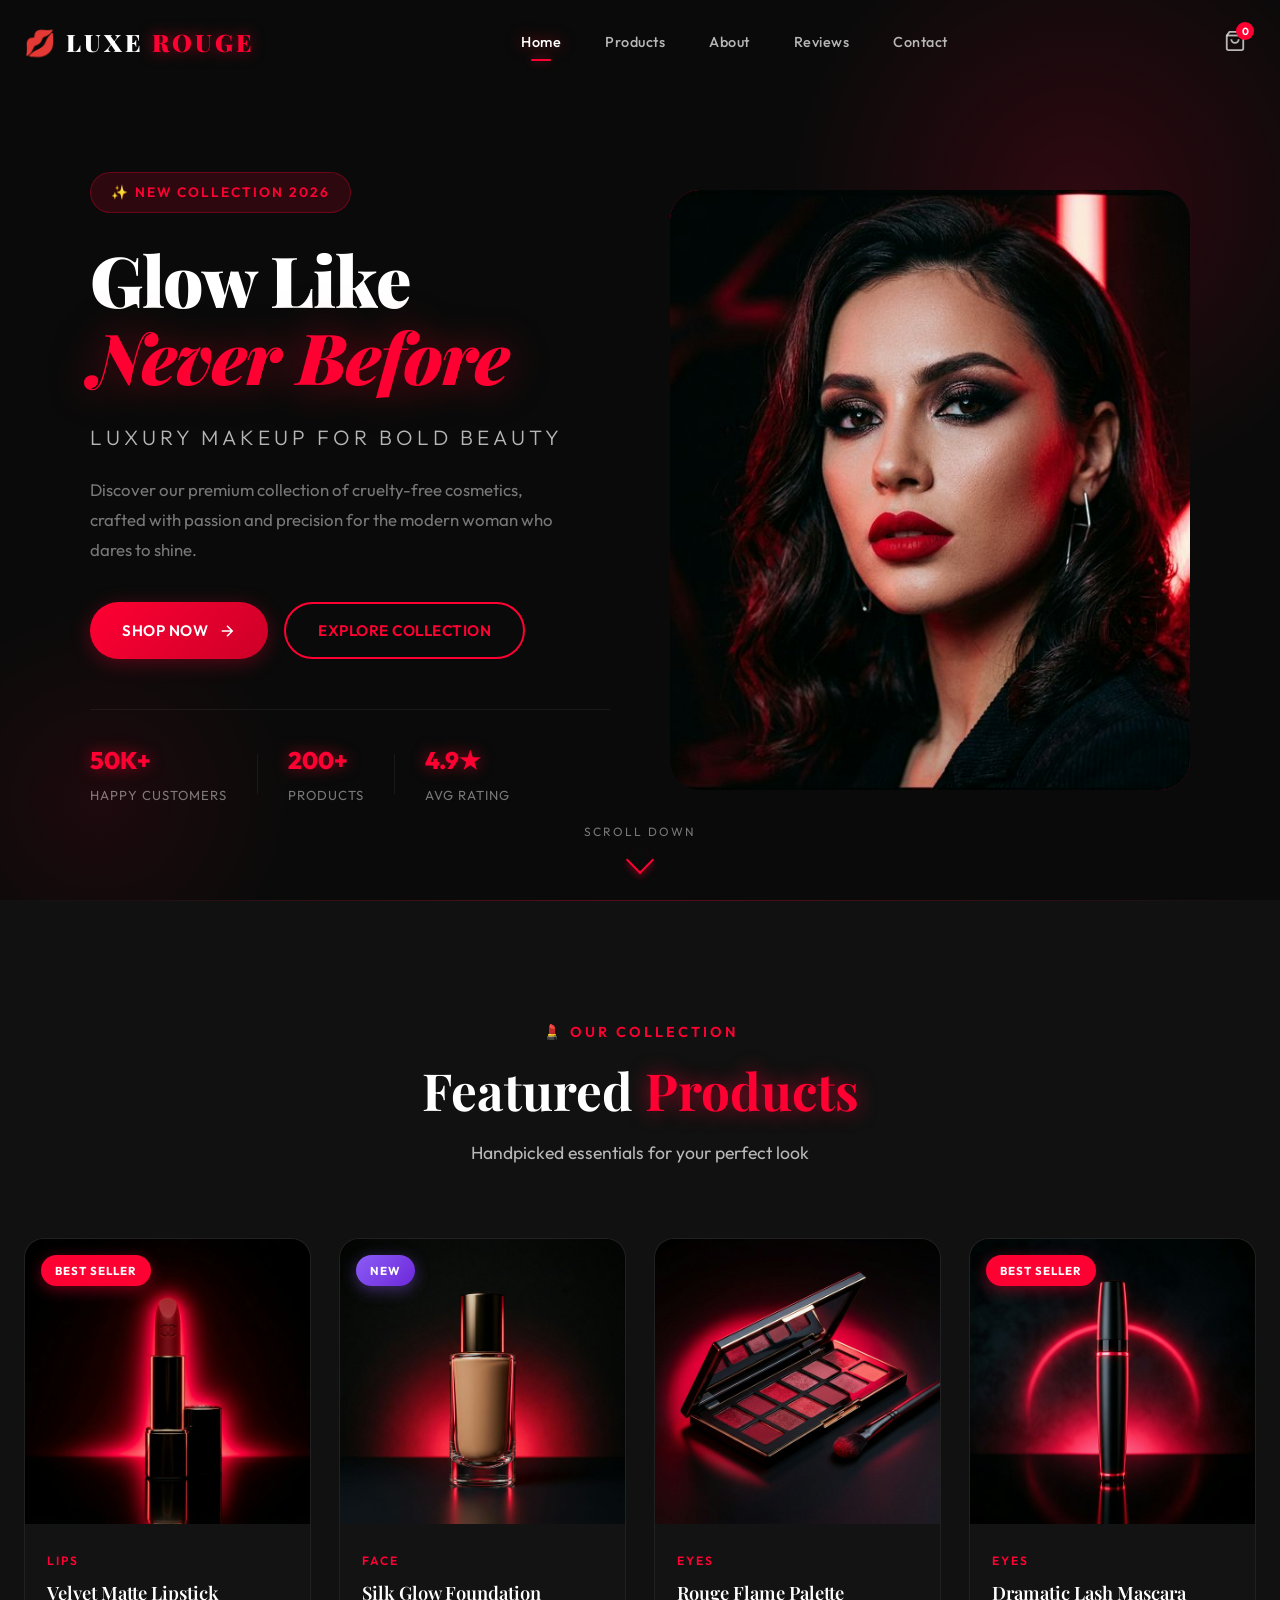
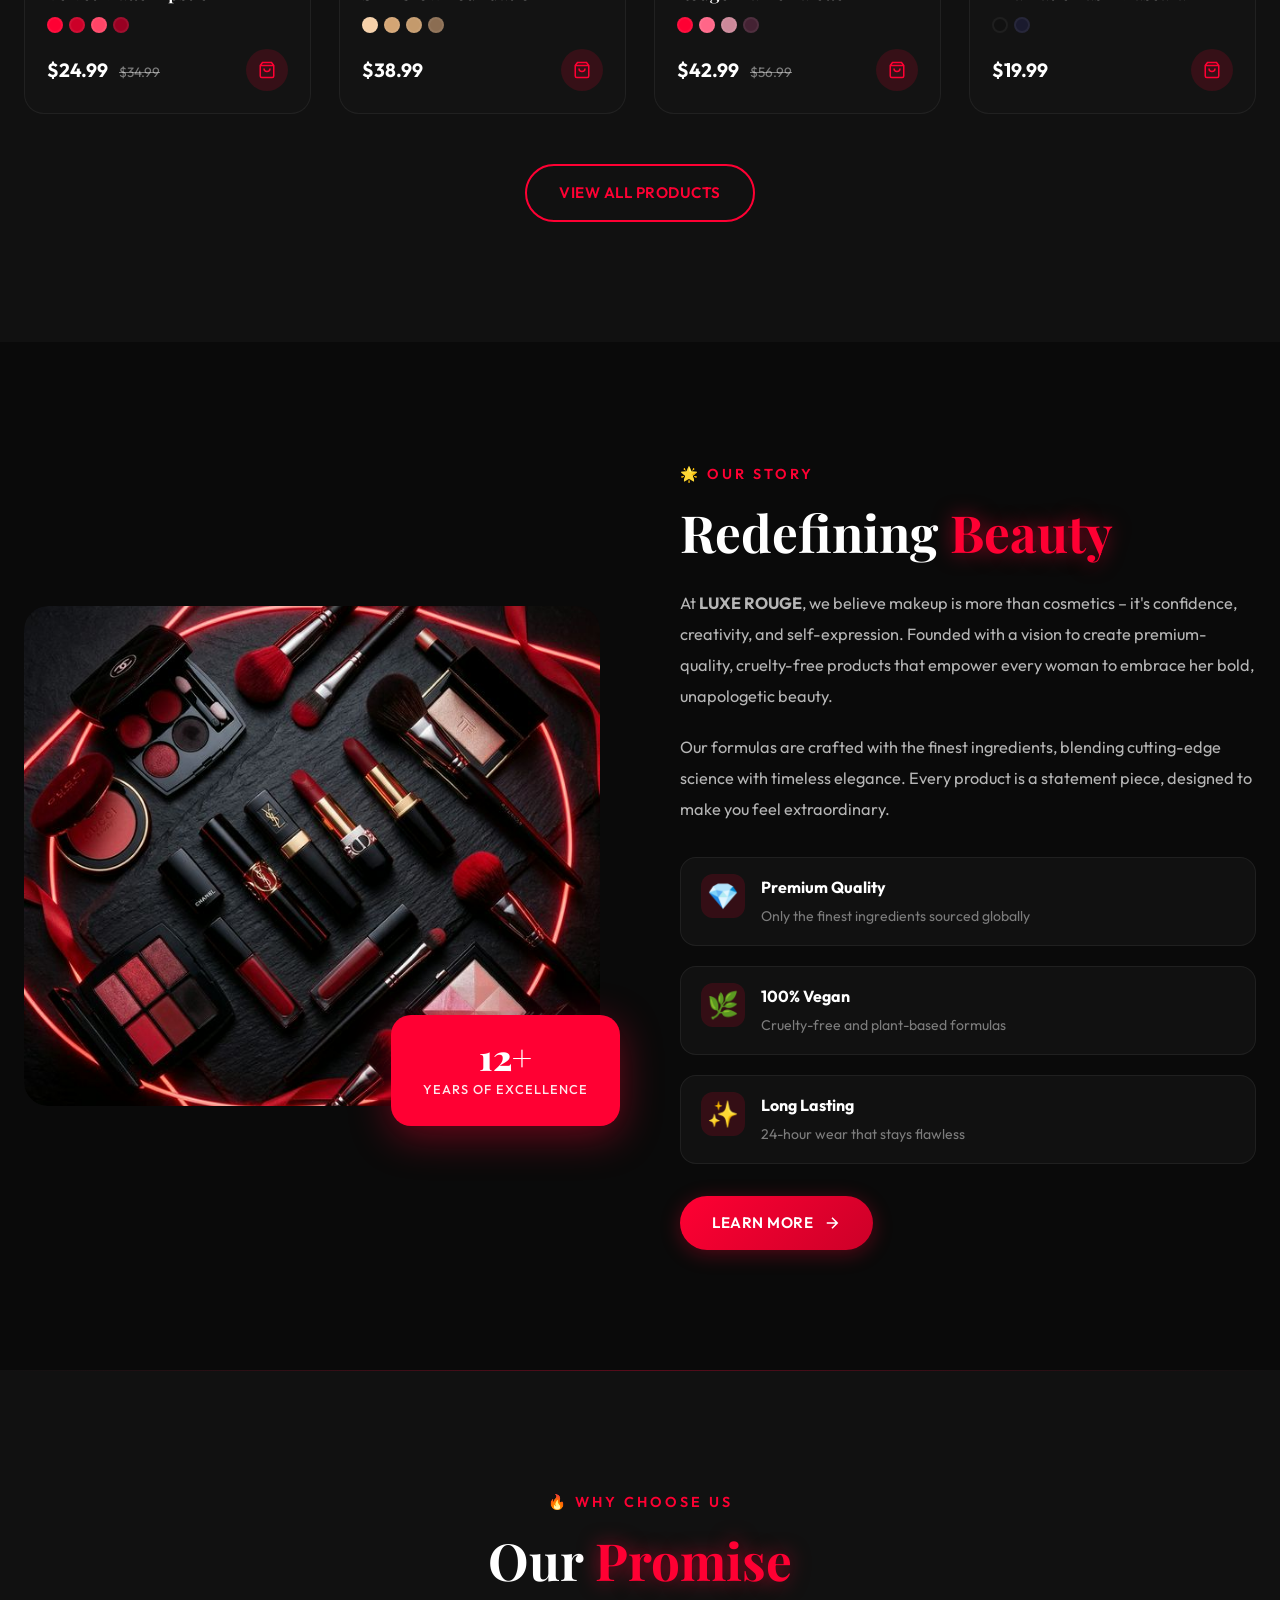
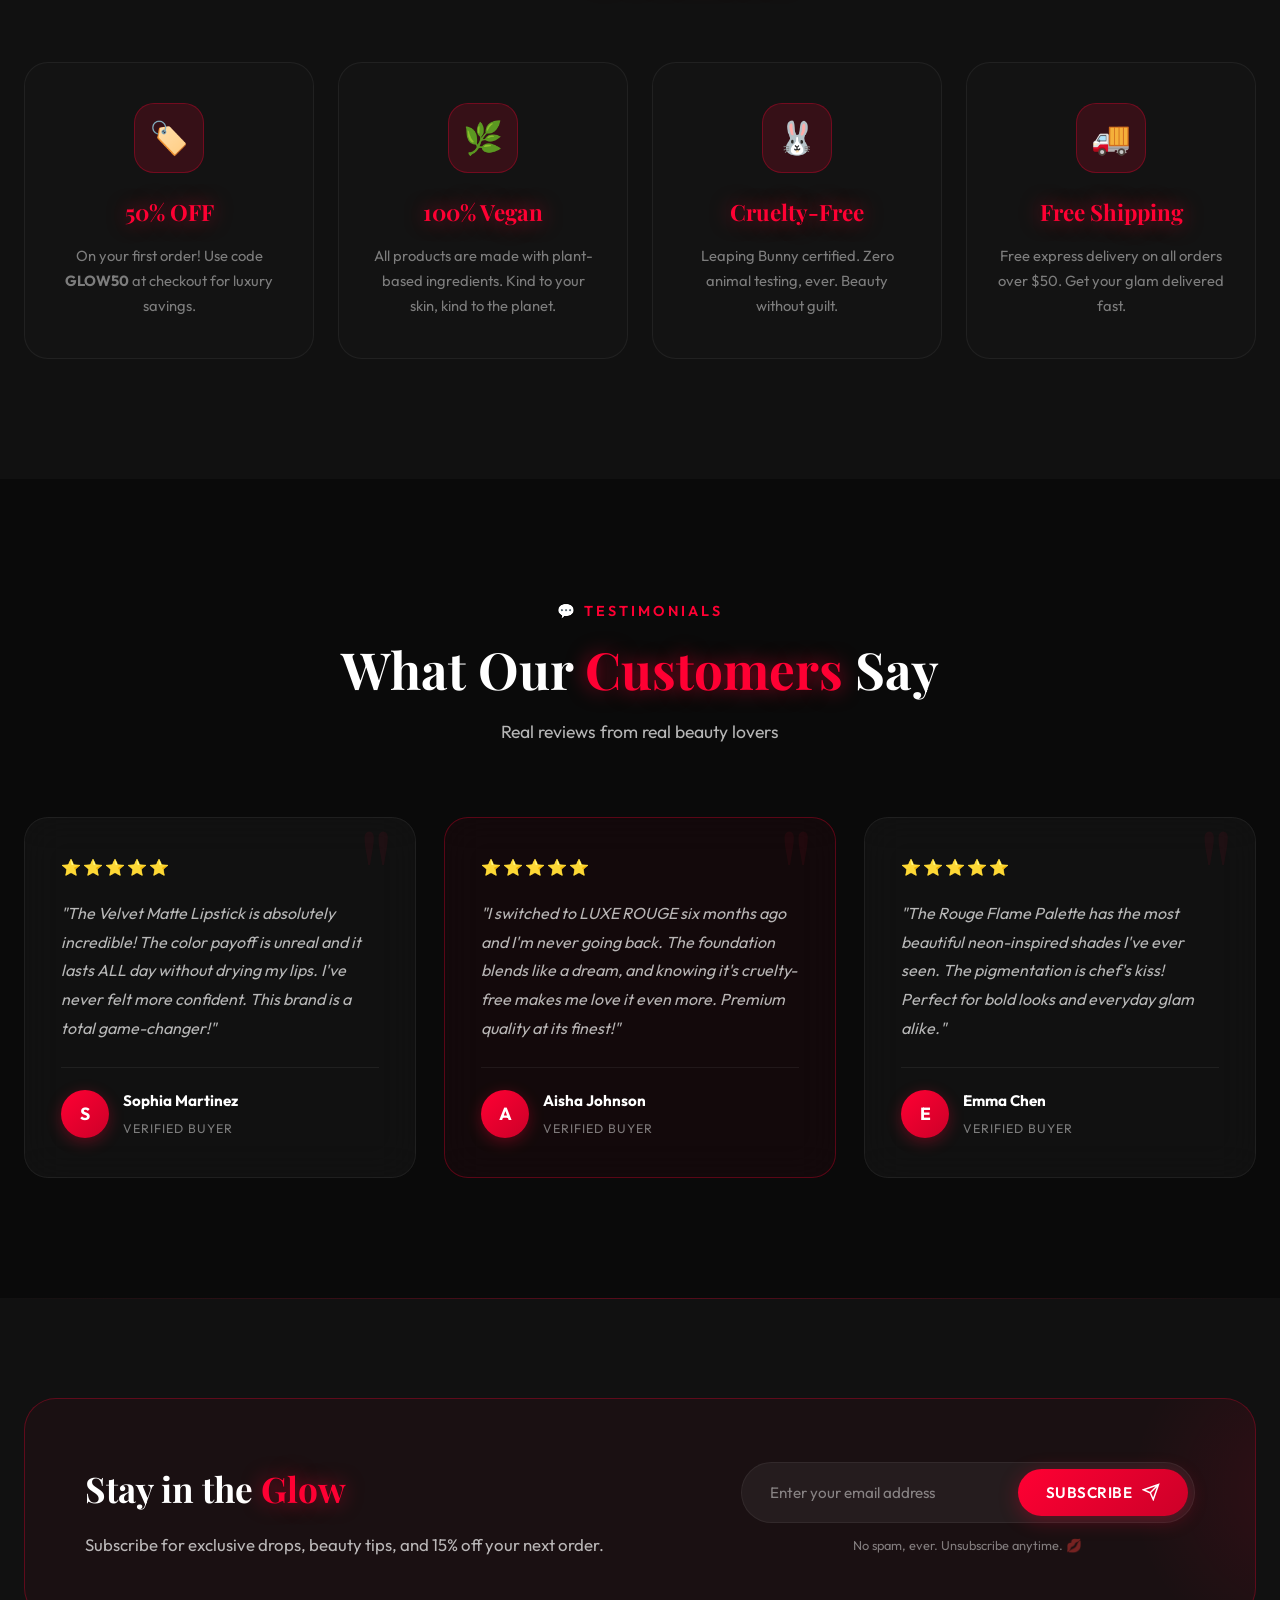
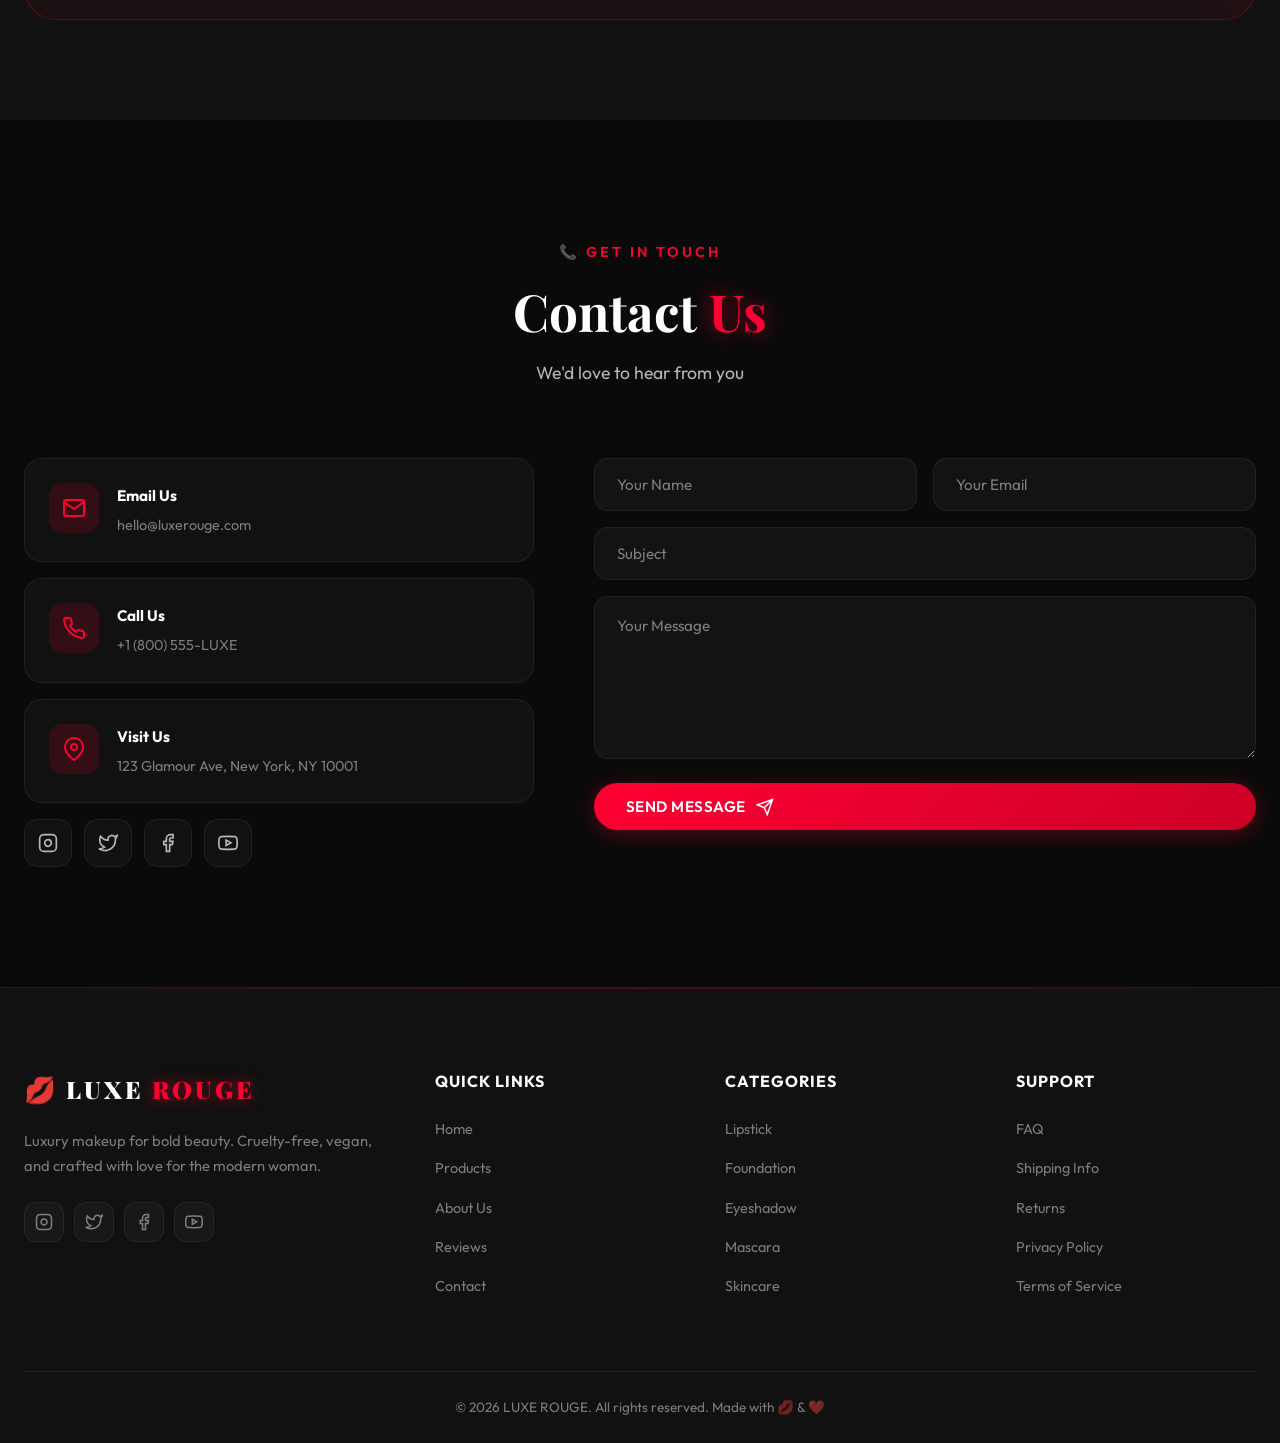
<file: makeup-landing/index.html>
<!DOCTYPE html>
<html lang="en">
<head>
    <meta charset="UTF-8">
    <meta name="viewport" content="width=device-width, initial-scale=1.0">
    <meta name="description" content="LUXE ROUGE - Premium luxury makeup brand. Bold, glamorous, cruelty-free cosmetics for the modern woman. Shop lipstick, foundation, eyeshadow and more.">
    <meta name="keywords" content="luxury makeup, neon red cosmetics, lipstick, foundation, eyeshadow, cruelty-free beauty">
    <title>LUXE ROUGE | Luxury Makeup – Glow Like Never Before</title>
    <link rel="preconnect" href="https://fonts.googleapis.com">
    <link rel="preconnect" href="https://fonts.gstatic.com" crossorigin>
    <link href="https://fonts.googleapis.com/css2?family=Outfit:wght@300;400;500;600;700;800;900&family=Playfair+Display:ital,wght@0,400;0,700;0,900;1,400;1,700&display=swap" rel="stylesheet">
    <link rel="stylesheet" href="style.css">
</head>
<body>

    <!-- ==================== HEADER / NAVBAR ==================== -->
    <header class="navbar" id="navbar">
        <div class="nav-container">
            <a href="#" class="logo">
                <span class="logo-icon">💋</span>
                <span class="logo-text">LUXE <span class="logo-accent">ROUGE</span></span>
            </a>
            <nav class="nav-links" id="nav-links">
                <a href="#home" class="nav-link active">Home</a>
                <a href="#products" class="nav-link">Products</a>
                <a href="#about" class="nav-link">About</a>
                <a href="#reviews" class="nav-link">Reviews</a>
                <a href="#contact" class="nav-link">Contact</a>
            </nav>
            <div class="nav-actions">
                <button class="nav-cart" id="nav-cart" aria-label="Shopping cart">
                    <svg width="22" height="22" viewBox="0 0 24 24" fill="none" stroke="currentColor" stroke-width="2"><path d="M6 2L3 6v14a2 2 0 002 2h14a2 2 0 002-2V6l-3-4z"/><line x1="3" y1="6" x2="21" y2="6"/><path d="M16 10a4 4 0 01-8 0"/></svg>
                    <span class="cart-badge">0</span>
                </button>
                <button class="hamburger" id="hamburger" aria-label="Toggle menu">
                    <span></span>
                    <span></span>
                    <span></span>
                </button>
            </div>
        </div>
    </header>

    <!-- ==================== HERO SECTION ==================== -->
    <section class="hero" id="home">
        <div class="hero-particles">
            <div class="particle"></div>
            <div class="particle"></div>
            <div class="particle"></div>
            <div class="particle"></div>
            <div class="particle"></div>
            <div class="particle"></div>
            <div class="particle"></div>
            <div class="particle"></div>
        </div>
        <div class="hero-gradient-orb"></div>
        <div class="hero-gradient-orb orb-2"></div>
        <div class="hero-container">
            <div class="hero-content">
                <p class="hero-tag">✨ NEW COLLECTION 2026</p>
                <h1 class="hero-title">
                    <span class="title-line">Glow Like</span>
                    <span class="title-line title-accent">Never Before</span>
                </h1>
                <p class="hero-subtitle">Luxury Makeup for Bold Beauty</p>
                <p class="hero-desc">Discover our premium collection of cruelty-free cosmetics, crafted with passion and precision for the modern woman who dares to shine.</p>
                <div class="hero-btns">
                    <a href="#products" class="btn btn-primary" id="btn-shop-now">
                        <span>Shop Now</span>
                        <svg width="18" height="18" viewBox="0 0 24 24" fill="none" stroke="currentColor" stroke-width="2"><path d="M5 12h14M12 5l7 7-7 7"/></svg>
                    </a>
                    <a href="#products" class="btn btn-outline" id="btn-explore">
                        <span>Explore Collection</span>
                    </a>
                </div>
                <div class="hero-stats">
                    <div class="stat">
                        <span class="stat-number">50K+</span>
                        <span class="stat-label">Happy Customers</span>
                    </div>
                    <div class="stat-divider"></div>
                    <div class="stat">
                        <span class="stat-number">200+</span>
                        <span class="stat-label">Products</span>
                    </div>
                    <div class="stat-divider"></div>
                    <div class="stat">
                        <span class="stat-number">4.9★</span>
                        <span class="stat-label">Avg Rating</span>
                    </div>
                </div>
            </div>
            <div class="hero-image">
                <div class="hero-img-wrapper">
                    <img src="images/hero.png" alt="Glamorous model with bold red makeup" loading="eager">
                    <div class="hero-img-glow"></div>
                </div>
            </div>
        </div>
        <div class="hero-scroll-indicator">
            <span>Scroll Down</span>
            <div class="scroll-arrow"></div>
        </div>
    </section>

    <!-- ==================== FEATURED PRODUCTS ==================== -->
    <section class="products" id="products">
        <div class="container">
            <div class="section-header">
                <p class="section-tag">💄 Our Collection</p>
                <h2 class="section-title">Featured <span class="text-accent">Products</span></h2>
                <p class="section-desc">Handpicked essentials for your perfect look</p>
            </div>
            <div class="products-grid">
                <!-- Product 1 -->
                <div class="product-card" id="product-1">
                    <div class="product-badge">Best Seller</div>
                    <div class="product-img-wrapper">
                        <img src="images/lipstick.png" alt="Velvet Matte Lipstick in bold red" loading="lazy">
                        <div class="product-overlay">
                            <button class="quick-view-btn">Quick View</button>
                        </div>
                    </div>
                    <div class="product-info">
                        <span class="product-category">Lips</span>
                        <h3 class="product-name">Velvet Matte Lipstick</h3>
                        <div class="product-colors">
                            <span class="color-dot" style="background:#ff0033"></span>
                            <span class="color-dot" style="background:#cc0028"></span>
                            <span class="color-dot" style="background:#ff4466"></span>
                            <span class="color-dot" style="background:#990022"></span>
                        </div>
                        <div class="product-bottom">
                            <div class="product-price">
                                <span class="price-current">$24.99</span>
                                <span class="price-old">$34.99</span>
                            </div>
                            <button class="btn-add-cart" aria-label="Add Velvet Matte Lipstick to cart">
                                <svg width="18" height="18" viewBox="0 0 24 24" fill="none" stroke="currentColor" stroke-width="2"><path d="M6 2L3 6v14a2 2 0 002 2h14a2 2 0 002-2V6l-3-4z"/><line x1="3" y1="6" x2="21" y2="6"/><path d="M16 10a4 4 0 01-8 0"/></svg>
                            </button>
                        </div>
                    </div>
                </div>
                <!-- Product 2 -->
                <div class="product-card" id="product-2">
                    <div class="product-badge new-badge">New</div>
                    <div class="product-img-wrapper">
                        <img src="images/foundation.png" alt="Silk Glow Foundation in glass bottle" loading="lazy">
                        <div class="product-overlay">
                            <button class="quick-view-btn">Quick View</button>
                        </div>
                    </div>
                    <div class="product-info">
                        <span class="product-category">Face</span>
                        <h3 class="product-name">Silk Glow Foundation</h3>
                        <div class="product-colors">
                            <span class="color-dot" style="background:#f5d0a9"></span>
                            <span class="color-dot" style="background:#d4a574"></span>
                            <span class="color-dot" style="background:#c49a6c"></span>
                            <span class="color-dot" style="background:#8b6d52"></span>
                        </div>
                        <div class="product-bottom">
                            <div class="product-price">
                                <span class="price-current">$38.99</span>
                            </div>
                            <button class="btn-add-cart" aria-label="Add Silk Glow Foundation to cart">
                                <svg width="18" height="18" viewBox="0 0 24 24" fill="none" stroke="currentColor" stroke-width="2"><path d="M6 2L3 6v14a2 2 0 002 2h14a2 2 0 002-2V6l-3-4z"/><line x1="3" y1="6" x2="21" y2="6"/><path d="M16 10a4 4 0 01-8 0"/></svg>
                            </button>
                        </div>
                    </div>
                </div>
                <!-- Product 3 -->
                <div class="product-card" id="product-3">
                    <div class="product-img-wrapper">
                        <img src="images/eyeshadow.png" alt="Rouge Flame Eyeshadow Palette" loading="lazy">
                        <div class="product-overlay">
                            <button class="quick-view-btn">Quick View</button>
                        </div>
                    </div>
                    <div class="product-info">
                        <span class="product-category">Eyes</span>
                        <h3 class="product-name">Rouge Flame Palette</h3>
                        <div class="product-colors">
                            <span class="color-dot" style="background:#ff0033"></span>
                            <span class="color-dot" style="background:#ff6688"></span>
                            <span class="color-dot" style="background:#cc8899"></span>
                            <span class="color-dot" style="background:#442233"></span>
                        </div>
                        <div class="product-bottom">
                            <div class="product-price">
                                <span class="price-current">$42.99</span>
                                <span class="price-old">$56.99</span>
                            </div>
                            <button class="btn-add-cart" aria-label="Add Rouge Flame Palette to cart">
                                <svg width="18" height="18" viewBox="0 0 24 24" fill="none" stroke="currentColor" stroke-width="2"><path d="M6 2L3 6v14a2 2 0 002 2h14a2 2 0 002-2V6l-3-4z"/><line x1="3" y1="6" x2="21" y2="6"/><path d="M16 10a4 4 0 01-8 0"/></svg>
                            </button>
                        </div>
                    </div>
                </div>
                <!-- Product 4 -->
                <div class="product-card" id="product-4">
                    <div class="product-badge">Best Seller</div>
                    <div class="product-img-wrapper">
                        <img src="images/mascara.png" alt="Dramatic Lash Mascara in sleek tube" loading="lazy">
                        <div class="product-overlay">
                            <button class="quick-view-btn">Quick View</button>
                        </div>
                    </div>
                    <div class="product-info">
                        <span class="product-category">Eyes</span>
                        <h3 class="product-name">Dramatic Lash Mascara</h3>
                        <div class="product-colors">
                            <span class="color-dot" style="background:#111"></span>
                            <span class="color-dot" style="background:#1a1a2e"></span>
                        </div>
                        <div class="product-bottom">
                            <div class="product-price">
                                <span class="price-current">$19.99</span>
                            </div>
                            <button class="btn-add-cart" aria-label="Add Dramatic Lash Mascara to cart">
                                <svg width="18" height="18" viewBox="0 0 24 24" fill="none" stroke="currentColor" stroke-width="2"><path d="M6 2L3 6v14a2 2 0 002 2h14a2 2 0 002-2V6l-3-4z"/><line x1="3" y1="6" x2="21" y2="6"/><path d="M16 10a4 4 0 01-8 0"/></svg>
                            </button>
                        </div>
                    </div>
                </div>
            </div>
            <div class="products-cta">
                <a href="#" class="btn btn-outline" id="btn-view-all">View All Products</a>
            </div>
        </div>
    </section>

    <!-- ==================== ABOUT BRAND ==================== -->
    <section class="about" id="about">
        <div class="container">
            <div class="about-grid">
                <div class="about-image">
                    <div class="about-img-wrapper">
                        <img src="images/about.png" alt="Luxe Rouge makeup product collection" loading="lazy">
                        <div class="about-img-decoration"></div>
                    </div>
                    <div class="about-experience">
                        <span class="exp-number">12+</span>
                        <span class="exp-text">Years of Excellence</span>
                    </div>
                </div>
                <div class="about-content">
                    <p class="section-tag">🌟 Our Story</p>
                    <h2 class="section-title">Redefining <span class="text-accent">Beauty</span></h2>
                    <p class="about-text">At <strong>LUXE ROUGE</strong>, we believe makeup is more than cosmetics – it's confidence, creativity, and self-expression. Founded with a vision to create premium-quality, cruelty-free products that empower every woman to embrace her bold, unapologetic beauty.</p>
                    <p class="about-text">Our formulas are crafted with the finest ingredients, blending cutting-edge science with timeless elegance. Every product is a statement piece, designed to make you feel extraordinary.</p>
                    <div class="about-features">
                        <div class="about-feature">
                            <div class="feature-icon">💎</div>
                            <div>
                                <h4>Premium Quality</h4>
                                <p>Only the finest ingredients sourced globally</p>
                            </div>
                        </div>
                        <div class="about-feature">
                            <div class="feature-icon">🌿</div>
                            <div>
                                <h4>100% Vegan</h4>
                                <p>Cruelty-free and plant-based formulas</p>
                            </div>
                        </div>
                        <div class="about-feature">
                            <div class="feature-icon">✨</div>
                            <div>
                                <h4>Long Lasting</h4>
                                <p>24-hour wear that stays flawless</p>
                            </div>
                        </div>
                    </div>
                    <a href="#" class="btn btn-primary" id="btn-learn-more">
                        <span>Learn More</span>
                        <svg width="18" height="18" viewBox="0 0 24 24" fill="none" stroke="currentColor" stroke-width="2"><path d="M5 12h14M12 5l7 7-7 7"/></svg>
                    </a>
                </div>
            </div>
        </div>
    </section>

    <!-- ==================== OFFERS / HIGHLIGHTS ==================== -->
    <section class="offers" id="offers">
        <div class="container">
            <div class="section-header">
                <p class="section-tag">🔥 Why Choose Us</p>
                <h2 class="section-title">Our <span class="text-accent">Promise</span></h2>
            </div>
            <div class="offers-grid">
                <div class="offer-card" id="offer-1">
                    <div class="offer-icon-wrapper">
                        <div class="offer-icon">🏷️</div>
                    </div>
                    <h3 class="offer-title">50% OFF</h3>
                    <p class="offer-desc">On your first order! Use code <strong>GLOW50</strong> at checkout for luxury savings.</p>
                    <div class="offer-glow"></div>
                </div>
                <div class="offer-card" id="offer-2">
                    <div class="offer-icon-wrapper">
                        <div class="offer-icon">🌿</div>
                    </div>
                    <h3 class="offer-title">100% Vegan</h3>
                    <p class="offer-desc">All products are made with plant-based ingredients. Kind to your skin, kind to the planet.</p>
                    <div class="offer-glow"></div>
                </div>
                <div class="offer-card" id="offer-3">
                    <div class="offer-icon-wrapper">
                        <div class="offer-icon">🐰</div>
                    </div>
                    <h3 class="offer-title">Cruelty-Free</h3>
                    <p class="offer-desc">Leaping Bunny certified. Zero animal testing, ever. Beauty without guilt.</p>
                    <div class="offer-glow"></div>
                </div>
                <div class="offer-card" id="offer-4">
                    <div class="offer-icon-wrapper">
                        <div class="offer-icon">🚚</div>
                    </div>
                    <h3 class="offer-title">Free Shipping</h3>
                    <p class="offer-desc">Free express delivery on all orders over $50. Get your glam delivered fast.</p>
                    <div class="offer-glow"></div>
                </div>
            </div>
        </div>
    </section>

    <!-- ==================== CUSTOMER REVIEWS ==================== -->
    <section class="reviews" id="reviews">
        <div class="container">
            <div class="section-header">
                <p class="section-tag">💬 Testimonials</p>
                <h2 class="section-title">What Our <span class="text-accent">Customers</span> Say</h2>
                <p class="section-desc">Real reviews from real beauty lovers</p>
            </div>
            <div class="reviews-grid">
                <div class="review-card" id="review-1">
                    <div class="review-stars">⭐⭐⭐⭐⭐</div>
                    <p class="review-text">"The Velvet Matte Lipstick is absolutely incredible! The color payoff is unreal and it lasts ALL day without drying my lips. I've never felt more confident. This brand is a total game-changer!"</p>
                    <div class="review-author">
                        <div class="author-avatar">S</div>
                        <div class="author-info">
                            <h4>Sophia Martinez</h4>
                            <span>Verified Buyer</span>
                        </div>
                    </div>
                </div>
                <div class="review-card featured-review" id="review-2">
                    <div class="review-stars">⭐⭐⭐⭐⭐</div>
                    <p class="review-text">"I switched to LUXE ROUGE six months ago and I'm never going back. The foundation blends like a dream, and knowing it's cruelty-free makes me love it even more. Premium quality at its finest!"</p>
                    <div class="review-author">
                        <div class="author-avatar">A</div>
                        <div class="author-info">
                            <h4>Aisha Johnson</h4>
                            <span>Verified Buyer</span>
                        </div>
                    </div>
                </div>
                <div class="review-card" id="review-3">
                    <div class="review-stars">⭐⭐⭐⭐⭐</div>
                    <p class="review-text">"The Rouge Flame Palette has the most beautiful neon-inspired shades I've ever seen. The pigmentation is chef's kiss! Perfect for bold looks and everyday glam alike."</p>
                    <div class="review-author">
                        <div class="author-avatar">E</div>
                        <div class="author-info">
                            <h4>Emma Chen</h4>
                            <span>Verified Buyer</span>
                        </div>
                    </div>
                </div>
            </div>
        </div>
    </section>

    <!-- ==================== NEWSLETTER ==================== -->
    <section class="newsletter" id="newsletter">
        <div class="container">
            <div class="newsletter-wrapper">
                <div class="newsletter-content">
                    <h2 class="newsletter-title">Stay in the <span class="text-accent">Glow</span></h2>
                    <p class="newsletter-desc">Subscribe for exclusive drops, beauty tips, and 15% off your next order.</p>
                </div>
                <form class="newsletter-form" id="newsletter-form">
                    <div class="input-wrapper">
                        <input type="email" placeholder="Enter your email address" class="newsletter-input" id="newsletter-email" required aria-label="Email address for newsletter">
                        <button type="submit" class="btn btn-primary newsletter-btn" id="btn-subscribe">
                            <span>Subscribe</span>
                            <svg width="18" height="18" viewBox="0 0 24 24" fill="none" stroke="currentColor" stroke-width="2"><path d="M22 2L11 13M22 2l-7 20-4-9-9-4 20-7z"/></svg>
                        </button>
                    </div>
                    <p class="newsletter-note">No spam, ever. Unsubscribe anytime. 💋</p>
                </form>
            </div>
        </div>
    </section>

    <!-- ==================== CONTACT ==================== -->
    <section class="contact" id="contact">
        <div class="container">
            <div class="section-header">
                <p class="section-tag">📞 Get in Touch</p>
                <h2 class="section-title">Contact <span class="text-accent">Us</span></h2>
                <p class="section-desc">We'd love to hear from you</p>
            </div>
            <div class="contact-grid">
                <div class="contact-info">
                    <div class="contact-item" id="contact-email">
                        <div class="contact-icon">
                            <svg width="24" height="24" viewBox="0 0 24 24" fill="none" stroke="currentColor" stroke-width="2"><path d="M4 4h16c1.1 0 2 .9 2 2v12c0 1.1-.9 2-2 2H4c-1.1 0-2-.9-2-2V6c0-1.1.9-2 2-2z"/><polyline points="22,6 12,13 2,6"/></svg>
                        </div>
                        <div>
                            <h4>Email Us</h4>
                            <p>hello@luxerouge.com</p>
                        </div>
                    </div>
                    <div class="contact-item" id="contact-phone">
                        <div class="contact-icon">
                            <svg width="24" height="24" viewBox="0 0 24 24" fill="none" stroke="currentColor" stroke-width="2"><path d="M22 16.92v3a2 2 0 01-2.18 2 19.79 19.79 0 01-8.63-3.07 19.5 19.5 0 01-6-6 19.79 19.79 0 01-3.07-8.67A2 2 0 014.11 2h3a2 2 0 012 1.72c.127.96.361 1.903.7 2.81a2 2 0 01-.45 2.11L8.09 9.91a16 16 0 006 6l1.27-1.27a2 2 0 012.11-.45c.907.339 1.85.573 2.81.7A2 2 0 0122 16.92z"/></svg>
                        </div>
                        <div>
                            <h4>Call Us</h4>
                            <p>+1 (800) 555-LUXE</p>
                        </div>
                    </div>
                    <div class="contact-item" id="contact-address">
                        <div class="contact-icon">
                            <svg width="24" height="24" viewBox="0 0 24 24" fill="none" stroke="currentColor" stroke-width="2"><path d="M21 10c0 7-9 13-9 13s-9-6-9-13a9 9 0 0118 0z"/><circle cx="12" cy="10" r="3"/></svg>
                        </div>
                        <div>
                            <h4>Visit Us</h4>
                            <p>123 Glamour Ave, New York, NY 10001</p>
                        </div>
                    </div>
                    <div class="contact-socials">
                        <a href="#" class="social-link" id="social-instagram" aria-label="Instagram">
                            <svg width="20" height="20" viewBox="0 0 24 24" fill="none" stroke="currentColor" stroke-width="2"><rect x="2" y="2" width="20" height="20" rx="5" ry="5"/><path d="M16 11.37A4 4 0 1112.63 8 4 4 0 0116 11.37z"/><line x1="17.5" y1="6.5" x2="17.51" y2="6.5"/></svg>
                        </a>
                        <a href="#" class="social-link" id="social-twitter" aria-label="Twitter">
                            <svg width="20" height="20" viewBox="0 0 24 24" fill="none" stroke="currentColor" stroke-width="2"><path d="M23 3a10.9 10.9 0 01-3.14 1.53 4.48 4.48 0 00-7.86 3v1A10.66 10.66 0 013 4s-4 9 5 13a11.64 11.64 0 01-7 2c9 5 20 0 20-11.5a4.5 4.5 0 00-.08-.83A7.72 7.72 0 0023 3z"/></svg>
                        </a>
                        <a href="#" class="social-link" id="social-facebook" aria-label="Facebook">
                            <svg width="20" height="20" viewBox="0 0 24 24" fill="none" stroke="currentColor" stroke-width="2"><path d="M18 2h-3a5 5 0 00-5 5v3H7v4h3v8h4v-8h3l1-4h-4V7a1 1 0 011-1h3z"/></svg>
                        </a>
                        <a href="#" class="social-link" id="social-youtube" aria-label="YouTube">
                            <svg width="20" height="20" viewBox="0 0 24 24" fill="none" stroke="currentColor" stroke-width="2"><path d="M22.54 6.42a2.78 2.78 0 00-1.94-2C18.88 4 12 4 12 4s-6.88 0-8.6.46a2.78 2.78 0 00-1.94 2A29 29 0 001 11.75a29 29 0 00.46 5.33A2.78 2.78 0 003.4 19.1c1.72.46 8.6.46 8.6.46s6.88 0 8.6-.46a2.78 2.78 0 001.94-2 29 29 0 00.46-5.25 29 29 0 00-.46-5.43z"/><polygon points="9.75 15.02 15.5 11.75 9.75 8.48 9.75 15.02"/></svg>
                        </a>
                    </div>
                </div>
                <form class="contact-form" id="contact-form">
                    <div class="form-row">
                        <div class="form-group">
                            <input type="text" placeholder="Your Name" class="form-input" id="contact-name" required>
                        </div>
                        <div class="form-group">
                            <input type="email" placeholder="Your Email" class="form-input" id="contact-email-input" required>
                        </div>
                    </div>
                    <div class="form-group">
                        <input type="text" placeholder="Subject" class="form-input" id="contact-subject">
                    </div>
                    <div class="form-group">
                        <textarea placeholder="Your Message" class="form-input form-textarea" id="contact-message" rows="5" required></textarea>
                    </div>
                    <button type="submit" class="btn btn-primary" id="btn-send-message">
                        <span>Send Message</span>
                        <svg width="18" height="18" viewBox="0 0 24 24" fill="none" stroke="currentColor" stroke-width="2"><path d="M22 2L11 13M22 2l-7 20-4-9-9-4 20-7z"/></svg>
                    </button>
                </form>
            </div>
        </div>
    </section>

    <!-- ==================== FOOTER ==================== -->
    <footer class="footer" id="footer">
        <div class="container">
            <div class="footer-grid">
                <div class="footer-brand">
                    <a href="#" class="logo">
                        <span class="logo-icon">💋</span>
                        <span class="logo-text">LUXE <span class="logo-accent">ROUGE</span></span>
                    </a>
                    <p class="footer-desc">Luxury makeup for bold beauty. Cruelty-free, vegan, and crafted with love for the modern woman.</p>
                    <div class="footer-socials">
                        <a href="#" aria-label="Instagram">
                            <svg width="18" height="18" viewBox="0 0 24 24" fill="none" stroke="currentColor" stroke-width="2"><rect x="2" y="2" width="20" height="20" rx="5" ry="5"/><path d="M16 11.37A4 4 0 1112.63 8 4 4 0 0116 11.37z"/><line x1="17.5" y1="6.5" x2="17.51" y2="6.5"/></svg>
                        </a>
                        <a href="#" aria-label="Twitter">
                            <svg width="18" height="18" viewBox="0 0 24 24" fill="none" stroke="currentColor" stroke-width="2"><path d="M23 3a10.9 10.9 0 01-3.14 1.53 4.48 4.48 0 00-7.86 3v1A10.66 10.66 0 013 4s-4 9 5 13a11.64 11.64 0 01-7 2c9 5 20 0 20-11.5a4.5 4.5 0 00-.08-.83A7.72 7.72 0 0023 3z"/></svg>
                        </a>
                        <a href="#" aria-label="Facebook">
                            <svg width="18" height="18" viewBox="0 0 24 24" fill="none" stroke="currentColor" stroke-width="2"><path d="M18 2h-3a5 5 0 00-5 5v3H7v4h3v8h4v-8h3l1-4h-4V7a1 1 0 011-1h3z"/></svg>
                        </a>
                        <a href="#" aria-label="YouTube">
                            <svg width="18" height="18" viewBox="0 0 24 24" fill="none" stroke="currentColor" stroke-width="2"><path d="M22.54 6.42a2.78 2.78 0 00-1.94-2C18.88 4 12 4 12 4s-6.88 0-8.6.46a2.78 2.78 0 00-1.94 2A29 29 0 001 11.75a29 29 0 00.46 5.33A2.78 2.78 0 003.4 19.1c1.72.46 8.6.46 8.6.46s6.88 0 8.6-.46a2.78 2.78 0 001.94-2 29 29 0 00.46-5.25 29 29 0 00-.46-5.43z"/><polygon points="9.75 15.02 15.5 11.75 9.75 8.48 9.75 15.02"/></svg>
                        </a>
                    </div>
                </div>
                <div class="footer-links">
                    <h4>Quick Links</h4>
                    <ul>
                        <li><a href="#home">Home</a></li>
                        <li><a href="#products">Products</a></li>
                        <li><a href="#about">About Us</a></li>
                        <li><a href="#reviews">Reviews</a></li>
                        <li><a href="#contact">Contact</a></li>
                    </ul>
                </div>
                <div class="footer-links">
                    <h4>Categories</h4>
                    <ul>
                        <li><a href="#">Lipstick</a></li>
                        <li><a href="#">Foundation</a></li>
                        <li><a href="#">Eyeshadow</a></li>
                        <li><a href="#">Mascara</a></li>
                        <li><a href="#">Skincare</a></li>
                    </ul>
                </div>
                <div class="footer-links">
                    <h4>Support</h4>
                    <ul>
                        <li><a href="#">FAQ</a></li>
                        <li><a href="#">Shipping Info</a></li>
                        <li><a href="#">Returns</a></li>
                        <li><a href="#">Privacy Policy</a></li>
                        <li><a href="#">Terms of Service</a></li>
                    </ul>
                </div>
            </div>
            <div class="footer-bottom">
                <p>&copy; 2026 LUXE ROUGE. All rights reserved. Made with 💋 & ❤️</p>
            </div>
        </div>
    </footer>

    <!-- Minimal JS for interactivity -->
    <script>
        // Sticky navbar
        window.addEventListener('scroll', () => {
            const navbar = document.getElementById('navbar');
            navbar.classList.toggle('scrolled', window.scrollY > 50);
        });

        // Mobile hamburger
        document.getElementById('hamburger').addEventListener('click', () => {
            document.getElementById('nav-links').classList.toggle('active');
            document.getElementById('hamburger').classList.toggle('active');
        });

        // Close menu on link click
        document.querySelectorAll('.nav-link').forEach(link => {
            link.addEventListener('click', () => {
                document.getElementById('nav-links').classList.remove('active');
                document.getElementById('hamburger').classList.remove('active');
            });
        });

        // Scroll animation observer
        const observer = new IntersectionObserver((entries) => {
            entries.forEach(entry => {
                if (entry.isIntersecting) {
                    entry.target.classList.add('animate-in');
                }
            });
        }, { threshold: 0.1 });

        document.querySelectorAll('.product-card, .offer-card, .review-card, .about-content, .about-image, .contact-info, .contact-form').forEach(el => {
            el.classList.add('animate-target');
            observer.observe(el);
        });
    </script>
</body>
</html>
</file>
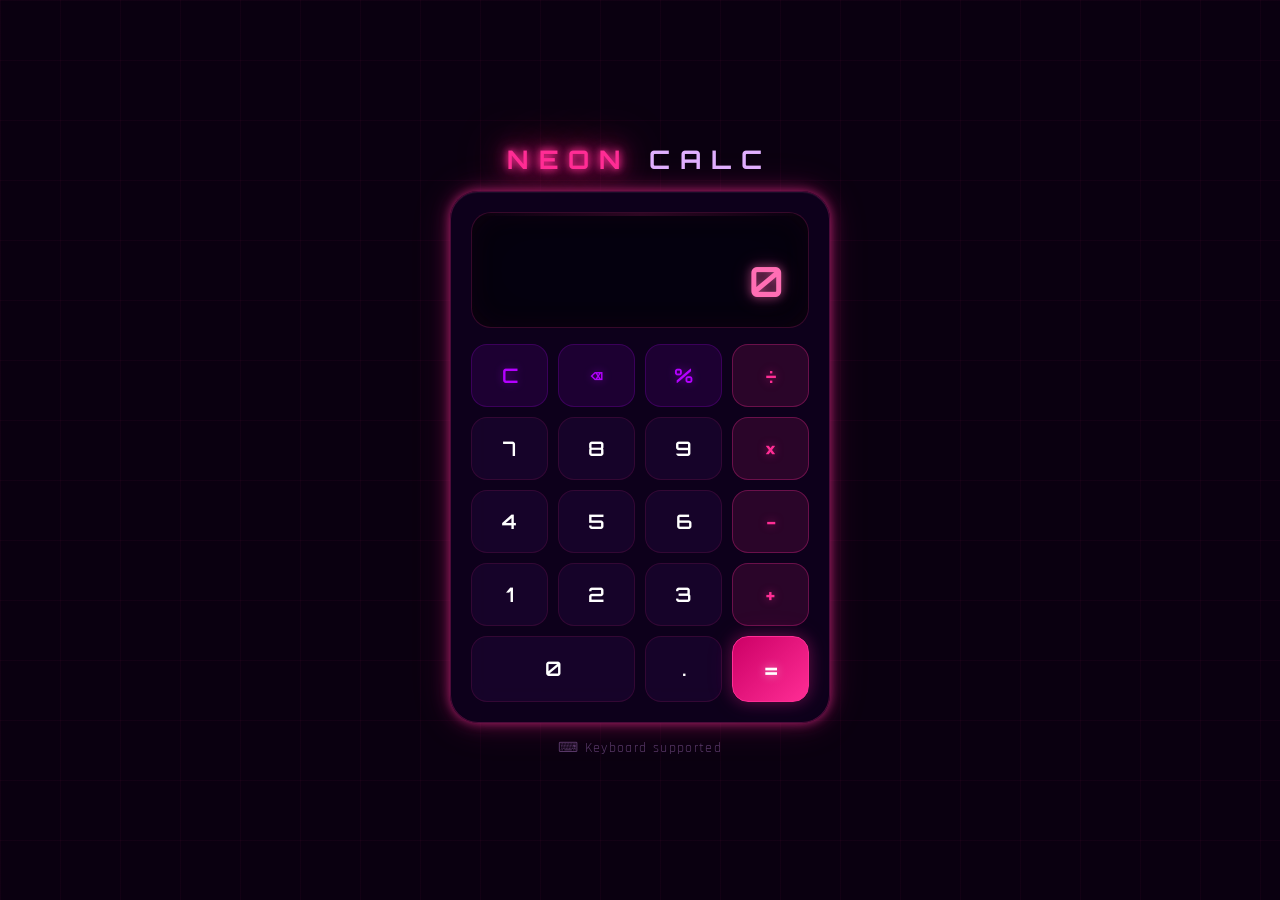
<file: pink-neon-calculator/index.html>
<!DOCTYPE html>
<html lang="en">
<head>
  <meta charset="UTF-8">
  <meta name="viewport" content="width=device-width, initial-scale=1.0">
  <meta name="description" content="A stunning Pink Neon Cyberpunk Calculator with glowing UI elements and smooth animations.">
  <title>Pink Neon Calculator</title>
  <link rel="preconnect" href="https://fonts.googleapis.com">
  <link rel="preconnect" href="https://fonts.gstatic.com" crossorigin>
  <link href="https://fonts.googleapis.com/css2?family=Orbitron:wght@400;500;600;700;900&family=Rajdhani:wght@300;400;500;600;700&display=swap" rel="stylesheet">
  <link rel="stylesheet" href="style.css">
</head>
<body>
  <!-- Animated background particles -->
  <div class="bg-particles" id="bgParticles"></div>

  <!-- Neon grid lines background -->
  <div class="neon-grid"></div>

  <main class="calculator-wrapper">
    <h1 class="calc-title">
      <span class="title-glow">NEON</span> CALC
    </h1>

    <div class="calculator" id="calculator">
      <!-- Display Section -->
      <div class="display-container">
        <div class="display-expression" id="expression"></div>
        <div class="display-screen" id="display">0</div>
        <div class="scanline"></div>
      </div>

      <!-- Button Grid -->
      <div class="buttons-grid">
        <!-- Row 1 -->
        <button class="btn btn-function" id="btn-clear" data-action="clear">C</button>
        <button class="btn btn-function" id="btn-delete" data-action="delete">⌫</button>
        <button class="btn btn-function" id="btn-percent" data-action="percent">%</button>
        <button class="btn btn-operator" id="btn-divide" data-action="operator" data-value="÷">÷</button>

        <!-- Row 2 -->
        <button class="btn btn-number" id="btn-7" data-action="number" data-value="7">7</button>
        <button class="btn btn-number" id="btn-8" data-action="number" data-value="8">8</button>
        <button class="btn btn-number" id="btn-9" data-action="number" data-value="9">9</button>
        <button class="btn btn-operator" id="btn-multiply" data-action="operator" data-value="×">×</button>

        <!-- Row 3 -->
        <button class="btn btn-number" id="btn-4" data-action="number" data-value="4">4</button>
        <button class="btn btn-number" id="btn-5" data-action="number" data-value="5">5</button>
        <button class="btn btn-number" id="btn-6" data-action="number" data-value="6">6</button>
        <button class="btn btn-operator" id="btn-subtract" data-action="operator" data-value="−">−</button>

        <!-- Row 4 -->
        <button class="btn btn-number" id="btn-1" data-action="number" data-value="1">1</button>
        <button class="btn btn-number" id="btn-2" data-action="number" data-value="2">2</button>
        <button class="btn btn-number" id="btn-3" data-action="number" data-value="3">3</button>
        <button class="btn btn-operator" id="btn-add" data-action="operator" data-value="+">+</button>

        <!-- Row 5 -->
        <button class="btn btn-number btn-zero" id="btn-0" data-action="number" data-value="0">0</button>
        <button class="btn btn-number" id="btn-decimal" data-action="decimal" data-value=".">.</button>
        <button class="btn btn-equals" id="btn-equals" data-action="equals">=</button>
      </div>
    </div>

    <p class="keyboard-hint">⌨ Keyboard supported</p>
  </main>

  <script src="script.js"></script>
</body>
</html>
</file>
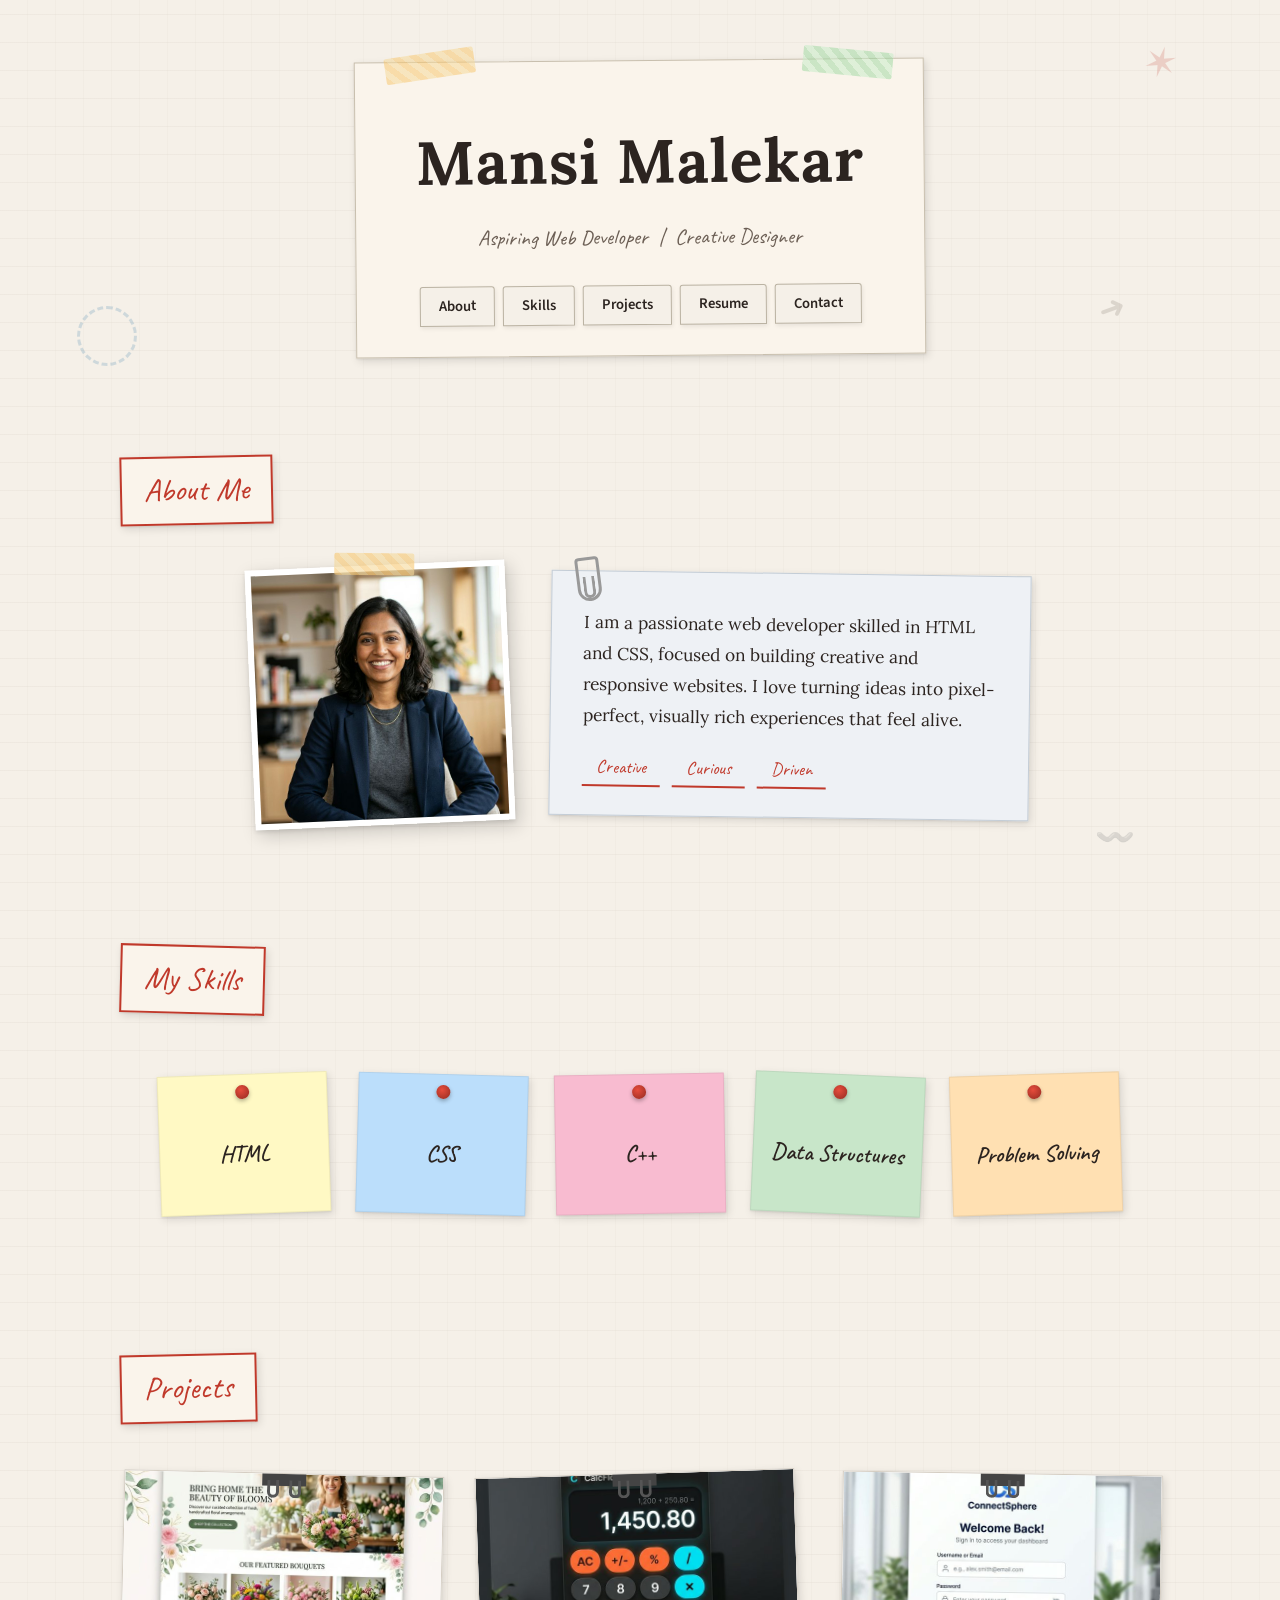
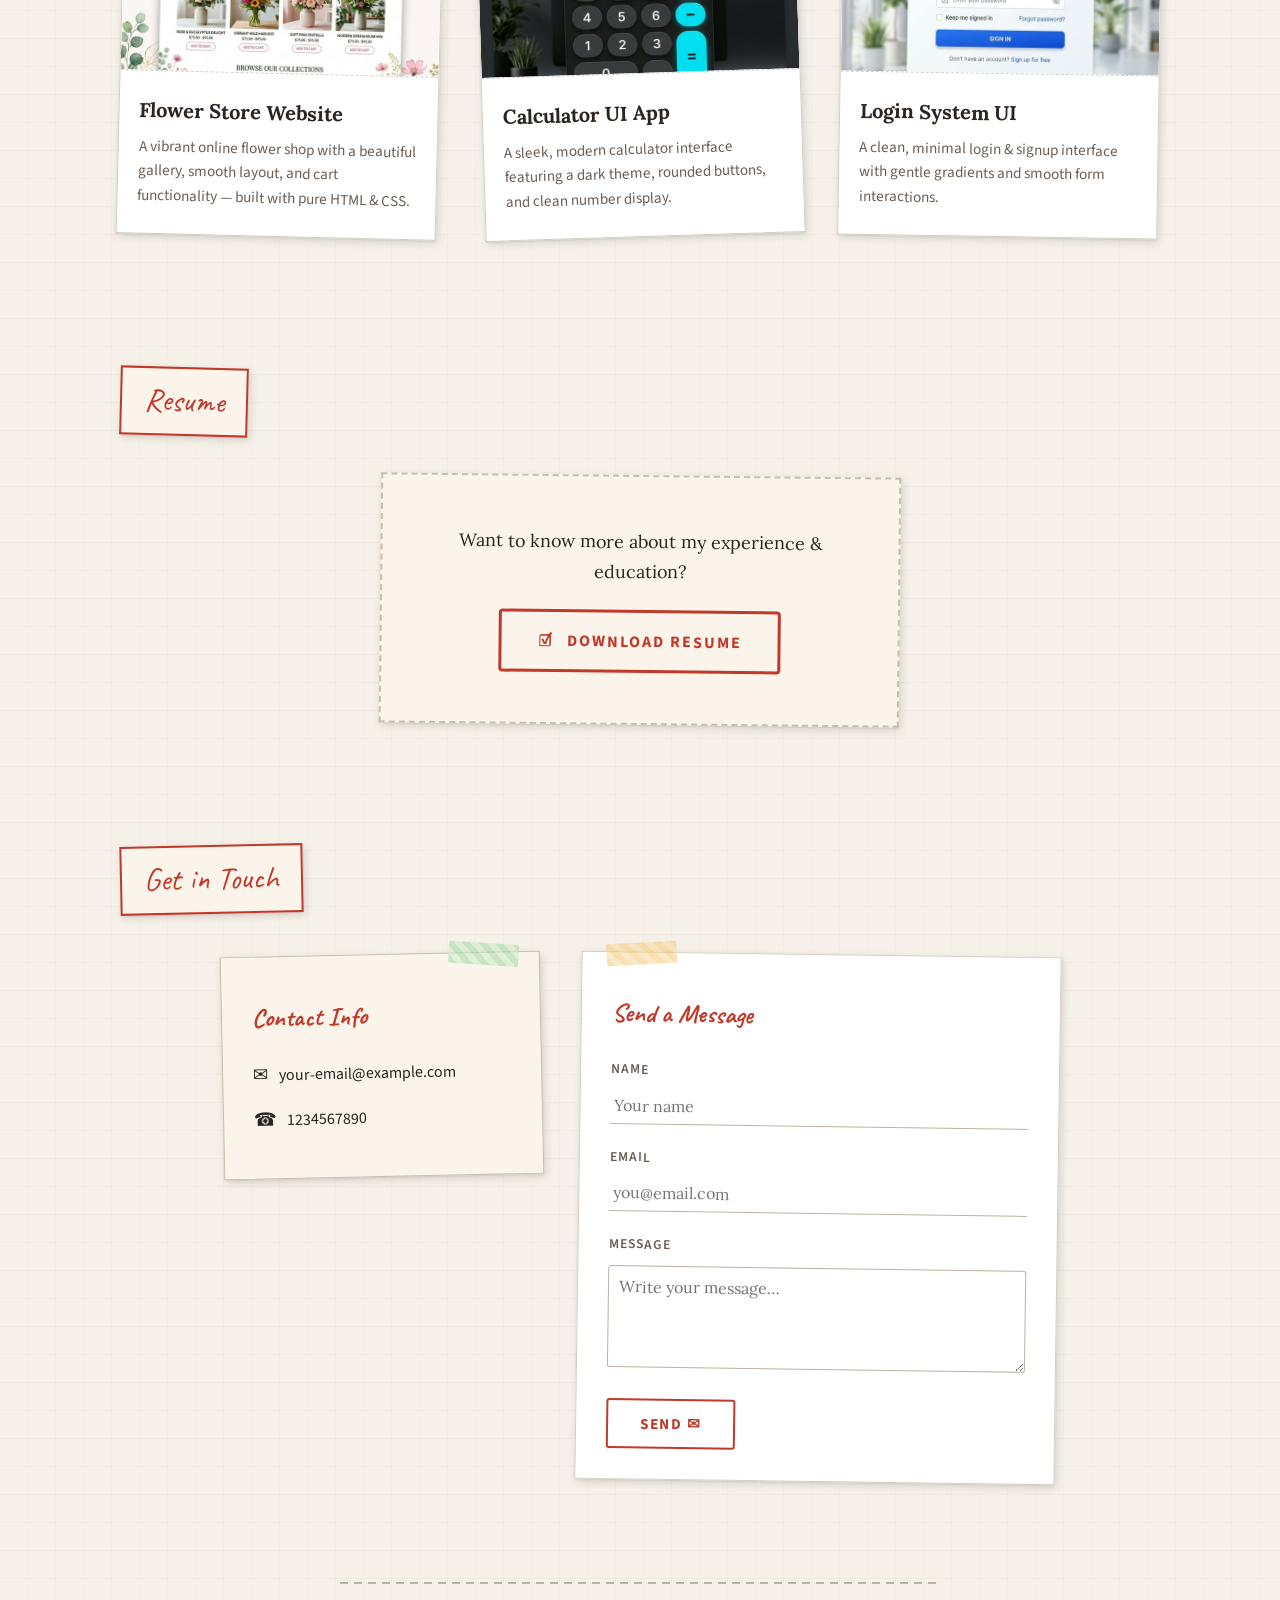
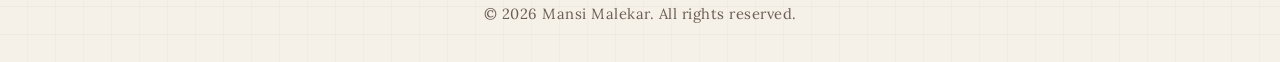
<file: portfolio-website/index.html>
<!DOCTYPE html>
<html lang="en">
<head>
  <meta charset="UTF-8">
  <meta name="viewport" content="width=device-width, initial-scale=1.0">
  <meta name="description" content="Mansi Malekar — Aspiring Web Developer & Creative Designer. Portfolio showcasing projects, skills, and creative work.">
  <title>Mansi Malekar | Portfolio</title>
  <link rel="stylesheet" href="style.css">
  <link rel="preconnect" href="https://fonts.googleapis.com">
  <link rel="preconnect" href="https://fonts.gstatic.com" crossorigin>
  <link href="https://fonts.googleapis.com/css2?family=Caveat:wght@400;600;700&family=Lora:ital,wght@0,400;0,600;0,700;1,400&family=Source+Sans+3:wght@300;400;600;700&display=swap" rel="stylesheet">
</head>
<body>

  <!-- ===== HEADER / HERO ===== -->
  <header class="header" id="header">
    <div class="header__paper">
      <div class="header__tape header__tape--left"></div>
      <div class="header__tape header__tape--right"></div>

      <h1 class="header__name">Mansi Malekar</h1>
      <p class="header__tagline">Aspiring Web Developer &nbsp;|&nbsp; Creative Designer</p>

      <nav class="nav" id="nav">
        <a href="#about" class="nav__tab">About</a>
        <a href="#skills" class="nav__tab">Skills</a>
        <a href="#projects" class="nav__tab">Projects</a>
        <a href="#resume" class="nav__tab">Resume</a>
        <a href="#contact" class="nav__tab">Contact</a>
      </nav>
    </div>
    <!-- decorative doodle elements -->
    <div class="doodle doodle--star" aria-hidden="true">&#10038;</div>
    <div class="doodle doodle--circle" aria-hidden="true"></div>
    <div class="doodle doodle--arrow" aria-hidden="true">&#10140;</div>
  </header>

  <!-- ===== ABOUT ===== -->
  <section class="section about" id="about">
    <div class="section__label">About Me</div>

    <div class="about__grid">
      <div class="about__photo-wrapper">
        <div class="about__photo-tape"></div>
        <img src="profile.png" alt="Mansi Malekar" class="about__photo" width="280" height="280">
      </div>

      <div class="about__bio-card">
        <div class="about__bio-clip" aria-hidden="true"></div>
        <p class="about__bio-text">
          I am a passionate web developer skilled in HTML and CSS, focused on building creative and responsive websites. I love turning ideas into pixel-perfect, visually rich experiences that feel alive.
        </p>
        <div class="about__highlight" aria-hidden="true">
          <span>Creative</span>
          <span>Curious</span>
          <span>Driven</span>
        </div>
      </div>
    </div>

    <div class="doodle doodle--squiggle" aria-hidden="true">〰️</div>
  </section>

  <!-- ===== SKILLS ===== -->
  <section class="section skills" id="skills">
    <div class="section__label section__label--rotated">My Skills</div>

    <div class="skills__board">
      <div class="sticky sticky--yellow" style="--r:-2deg">
        <span class="sticky__pin" aria-hidden="true"></span>
        <span class="sticky__text">HTML</span>
      </div>
      <div class="sticky sticky--blue" style="--r:1.5deg">
        <span class="sticky__pin" aria-hidden="true"></span>
        <span class="sticky__text">CSS</span>
      </div>
      <div class="sticky sticky--pink" style="--r:-1deg">
        <span class="sticky__pin" aria-hidden="true"></span>
        <span class="sticky__text">C++</span>
      </div>
      <div class="sticky sticky--green" style="--r:2.5deg">
        <span class="sticky__pin" aria-hidden="true"></span>
        <span class="sticky__text">Data Structures</span>
      </div>
      <div class="sticky sticky--orange" style="--r:-1.8deg">
        <span class="sticky__pin" aria-hidden="true"></span>
        <span class="sticky__text">Problem Solving</span>
      </div>
    </div>
  </section>

  <!-- ===== PROJECTS ===== -->
  <section class="section projects" id="projects">
    <div class="section__label">Projects</div>

    <div class="projects__grid">
      <!-- project 1 -->
      <article class="project-card" style="--r:1.4deg">
        <div class="project-card__clip" aria-hidden="true"></div>
        <div class="project-card__img-wrapper">
          <img src="flower-store.png" alt="Flower Store Website" class="project-card__img" loading="lazy">
        </div>
        <div class="project-card__body">
          <h3 class="project-card__title">Flower Store Website</h3>
          <p class="project-card__desc">A vibrant online flower shop with a beautiful gallery, smooth layout, and cart functionality — built with pure HTML &amp; CSS.</p>
        </div>
      </article>

      <!-- project 2 -->
      <article class="project-card" style="--r:-1.8deg">
        <div class="project-card__clip" aria-hidden="true"></div>
        <div class="project-card__img-wrapper">
          <img src="calculator-app.png" alt="Calculator UI App" class="project-card__img" loading="lazy">
        </div>
        <div class="project-card__body">
          <h3 class="project-card__title">Calculator UI App</h3>
          <p class="project-card__desc">A sleek, modern calculator interface featuring a dark theme, rounded buttons, and clean number display.</p>
        </div>
      </article>

      <!-- project 3 -->
      <article class="project-card" style="--r:0.9deg">
        <div class="project-card__clip" aria-hidden="true"></div>
        <div class="project-card__img-wrapper">
          <img src="login-system.png" alt="Login System UI" class="project-card__img" loading="lazy">
        </div>
        <div class="project-card__body">
          <h3 class="project-card__title">Login System UI</h3>
          <p class="project-card__desc">A clean, minimal login &amp; signup interface with gentle gradients and smooth form interactions.</p>
        </div>
      </article>
    </div>
  </section>

  <!-- ===== RESUME ===== -->
  <section class="section resume" id="resume">
    <div class="section__label section__label--rotated">Resume</div>

    <div class="resume__inner">
      <p class="resume__text">Want to know more about my experience &amp; education?</p>
      <a href="#" class="resume__btn" aria-label="Download Resume">
        <span class="resume__btn-stamp">&#9745;</span>
        Download Resume
      </a>
    </div>
  </section>

  <!-- ===== CONTACT ===== -->
  <section class="section contact" id="contact">
    <div class="section__label">Get in Touch</div>

    <div class="contact__grid">
      <div class="contact__info-card">
        <div class="contact__tape" aria-hidden="true"></div>
        <h3 class="contact__info-title">Contact Info</h3>
        <p class="contact__info-item">
          <span class="contact__icon">&#9993;</span>
          your-email@example.com
        </p>
        <p class="contact__info-item">
          <span class="contact__icon">&#9742;</span>
          1234567890
        </p>
      </div>

      <form class="contact__form" action="#" method="post">
        <div class="contact__form-tape" aria-hidden="true"></div>
        <h3 class="contact__form-title">Send a Message</h3>

        <div class="contact__field">
          <label for="c-name" class="contact__label">Name</label>
          <input type="text" id="c-name" name="name" class="contact__input" placeholder="Your name" required>
        </div>

        <div class="contact__field">
          <label for="c-email" class="contact__label">Email</label>
          <input type="email" id="c-email" name="email" class="contact__input" placeholder="you@email.com" required>
        </div>

        <div class="contact__field">
          <label for="c-message" class="contact__label">Message</label>
          <textarea id="c-message" name="message" class="contact__input contact__textarea" rows="4" placeholder="Write your message…" required></textarea>
        </div>

        <button type="submit" class="contact__submit">Send &#9993;</button>
      </form>
    </div>
  </section>

  <!-- ===== FOOTER ===== -->
  <footer class="footer">
    <div class="footer__line" aria-hidden="true"></div>
    <p class="footer__text">&copy; 2026 Mansi Malekar. All rights reserved.</p>
  </footer>

</body>
</html>
</file>
<file: makeup-landing/style.css>
/* ============================================================
   LUXE ROUGE - Neon Red Makeup Brand Landing Page
   Premium CSS with Glassmorphism, Glow Effects & Animations
   ============================================================ */

/* ==================== CSS CUSTOM PROPERTIES ==================== */
:root {
    /* Neon Red Palette */
    --neon-red: #ff0033;
    --neon-red-light: #ff1a1a;
    --neon-red-dark: #cc0028;
    --neon-red-glow: rgba(255, 0, 51, 0.6);
    --neon-red-subtle: rgba(255, 0, 51, 0.15);
    --neon-red-ultra-subtle: rgba(255, 0, 51, 0.06);

    /* Backgrounds */
    --bg-primary: #0a0a0a;
    --bg-secondary: #111111;
    --bg-card: rgba(20, 20, 20, 0.8);
    --bg-glass: rgba(255, 255, 255, 0.03);

    /* Text */
    --text-primary: #ffffff;
    --text-secondary: rgba(255, 255, 255, 0.7);
    --text-muted: rgba(255, 255, 255, 0.45);

    /* Borders */
    --border-subtle: rgba(255, 255, 255, 0.06);
    --border-glow: rgba(255, 0, 51, 0.3);

    /* Spacing */
    --section-padding: 120px 0;
    --container-max: 1280px;

    /* Typography */
    --font-heading: 'Playfair Display', Georgia, serif;
    --font-body: 'Outfit', -apple-system, sans-serif;

    /* Transitions */
    --transition-fast: 0.2s ease;
    --transition-normal: 0.3s ease;
    --transition-smooth: 0.4s cubic-bezier(0.25, 0.46, 0.45, 0.94);
    --transition-spring: 0.5s cubic-bezier(0.34, 1.56, 0.64, 1);
}

/* ==================== CSS RESET & BASE ==================== */
*,
*::before,
*::after {
    margin: 0;
    padding: 0;
    box-sizing: border-box;
}

html {
    scroll-behavior: smooth;
    scroll-padding-top: 80px;
}

body {
    font-family: var(--font-body);
    background: var(--bg-primary);
    color: var(--text-primary);
    line-height: 1.7;
    overflow-x: hidden;
    -webkit-font-smoothing: antialiased;
    -moz-osx-font-smoothing: grayscale;
}

img {
    max-width: 100%;
    height: auto;
    display: block;
}

a {
    text-decoration: none;
    color: inherit;
}

ul {
    list-style: none;
}

button {
    cursor: pointer;
    border: none;
    background: none;
    font-family: inherit;
    color: inherit;
}

input, textarea {
    font-family: inherit;
    border: none;
    outline: none;
}

/* ==================== UTILITY CLASSES ==================== */
.container {
    max-width: var(--container-max);
    margin: 0 auto;
    padding: 0 24px;
}

.text-accent {
    color: var(--neon-red);
    text-shadow: 0 0 20px var(--neon-red-glow);
}

/* ==================== SCROLL ANIMATIONS ==================== */
.animate-target {
    opacity: 0;
    transform: translateY(40px);
    transition: opacity 0.7s ease, transform 0.7s ease;
}

.animate-target.animate-in {
    opacity: 1;
    transform: translateY(0);
}

.animate-target:nth-child(2) { transition-delay: 0.1s; }
.animate-target:nth-child(3) { transition-delay: 0.2s; }
.animate-target:nth-child(4) { transition-delay: 0.3s; }

/* ==================== BUTTONS ==================== */
.btn {
    display: inline-flex;
    align-items: center;
    gap: 10px;
    padding: 14px 32px;
    border-radius: 50px;
    font-size: 0.95rem;
    font-weight: 600;
    letter-spacing: 0.5px;
    text-transform: uppercase;
    transition: all var(--transition-smooth);
    position: relative;
    overflow: hidden;
}

.btn-primary {
    background: linear-gradient(135deg, var(--neon-red), var(--neon-red-dark));
    color: white;
    box-shadow: 0 4px 20px rgba(255, 0, 51, 0.3);
}

.btn-primary::before {
    content: '';
    position: absolute;
    top: 0;
    left: -100%;
    width: 100%;
    height: 100%;
    background: linear-gradient(90deg, transparent, rgba(255, 255, 255, 0.2), transparent);
    transition: left 0.6s ease;
}

.btn-primary:hover::before {
    left: 100%;
}

.btn-primary:hover {
    transform: translateY(-3px);
    box-shadow: 0 8px 35px rgba(255, 0, 51, 0.5),
                0 0 60px rgba(255, 0, 51, 0.2);
}

.btn-outline {
    border: 2px solid var(--neon-red);
    color: var(--neon-red);
    background: transparent;
}

.btn-outline:hover {
    background: var(--neon-red);
    color: white;
    transform: translateY(-3px);
    box-shadow: 0 8px 35px rgba(255, 0, 51, 0.4);
}

/* ==================== SECTION HEADERS ==================== */
.section-header {
    text-align: center;
    margin-bottom: 70px;
}

.section-tag {
    font-size: 0.9rem;
    font-weight: 600;
    color: var(--neon-red);
    letter-spacing: 3px;
    text-transform: uppercase;
    margin-bottom: 16px;
}

.section-title {
    font-family: var(--font-heading);
    font-size: clamp(2rem, 4vw, 3.2rem);
    font-weight: 700;
    line-height: 1.2;
    margin-bottom: 16px;
}

.section-desc {
    font-size: 1.1rem;
    color: var(--text-secondary);
    max-width: 550px;
    margin: 0 auto;
}

/* ==================== NAVBAR ==================== */
.navbar {
    position: fixed;
    top: 0;
    left: 0;
    width: 100%;
    z-index: 1000;
    padding: 20px 0;
    transition: all var(--transition-normal);
}

.navbar.scrolled {
    padding: 12px 0;
    background: rgba(10, 10, 10, 0.9);
    backdrop-filter: blur(20px);
    -webkit-backdrop-filter: blur(20px);
    border-bottom: 1px solid var(--border-subtle);
    box-shadow: 0 4px 30px rgba(0, 0, 0, 0.3);
}

.nav-container {
    max-width: var(--container-max);
    margin: 0 auto;
    padding: 0 24px;
    display: flex;
    align-items: center;
    justify-content: space-between;
}

.logo {
    display: flex;
    align-items: center;
    gap: 10px;
    z-index: 1001;
}

.logo-icon {
    font-size: 1.6rem;
}

.logo-text {
    font-family: var(--font-heading);
    font-size: 1.5rem;
    font-weight: 900;
    letter-spacing: 3px;
    text-transform: uppercase;
}

.logo-accent {
    color: var(--neon-red);
    text-shadow: 0 0 15px var(--neon-red-glow);
}

.nav-links {
    display: flex;
    align-items: center;
    gap: 8px;
}

.nav-link {
    padding: 8px 18px;
    font-size: 0.9rem;
    font-weight: 500;
    letter-spacing: 0.5px;
    color: var(--text-secondary);
    border-radius: 25px;
    transition: all var(--transition-normal);
    position: relative;
}

.nav-link:hover,
.nav-link.active {
    color: var(--text-primary);
    text-shadow: 0 0 15px var(--neon-red-glow);
}

.nav-link::after {
    content: '';
    position: absolute;
    bottom: 2px;
    left: 50%;
    transform: translateX(-50%) scaleX(0);
    width: 20px;
    height: 2px;
    background: var(--neon-red);
    border-radius: 2px;
    transition: transform var(--transition-normal);
    box-shadow: 0 0 8px var(--neon-red-glow);
}

.nav-link:hover::after,
.nav-link.active::after {
    transform: translateX(-50%) scaleX(1);
}

.nav-actions {
    display: flex;
    align-items: center;
    gap: 12px;
}

.nav-cart {
    position: relative;
    padding: 10px;
    color: var(--text-secondary);
    transition: all var(--transition-normal);
    border-radius: 50%;
}

.nav-cart:hover {
    color: var(--neon-red);
    background: var(--neon-red-subtle);
}

.cart-badge {
    position: absolute;
    top: 2px;
    right: 2px;
    width: 18px;
    height: 18px;
    background: var(--neon-red);
    color: white;
    font-size: 0.65rem;
    font-weight: 700;
    border-radius: 50%;
    display: flex;
    align-items: center;
    justify-content: center;
}

.hamburger {
    display: none;
    flex-direction: column;
    gap: 5px;
    padding: 8px;
    z-index: 1001;
}

.hamburger span {
    width: 24px;
    height: 2px;
    background: var(--text-primary);
    border-radius: 2px;
    transition: all var(--transition-normal);
}

.hamburger.active span:nth-child(1) {
    transform: rotate(45deg) translate(5px, 5px);
}

.hamburger.active span:nth-child(2) {
    opacity: 0;
}

.hamburger.active span:nth-child(3) {
    transform: rotate(-45deg) translate(5px, -5px);
}

/* ==================== HERO SECTION ==================== */
.hero {
    min-height: 100vh;
    display: flex;
    align-items: center;
    position: relative;
    overflow: hidden;
    padding-top: 80px;
}

.hero-gradient-orb {
    position: absolute;
    width: 600px;
    height: 600px;
    background: radial-gradient(circle, rgba(255, 0, 51, 0.15), transparent 70%);
    border-radius: 50%;
    top: -100px;
    right: -100px;
    animation: orbFloat 8s ease-in-out infinite;
    pointer-events: none;
}

.hero-gradient-orb.orb-2 {
    width: 400px;
    height: 400px;
    background: radial-gradient(circle, rgba(255, 0, 51, 0.08), transparent 70%);
    top: auto;
    bottom: -100px;
    left: -100px;
    right: auto;
    animation-delay: -4s;
    animation-duration: 10s;
}

@keyframes orbFloat {
    0%, 100% { transform: translate(0, 0) scale(1); }
    33% { transform: translate(30px, -30px) scale(1.05); }
    66% { transform: translate(-20px, 20px) scale(0.95); }
}

/* Hero Particles */
.hero-particles {
    position: absolute;
    inset: 0;
    pointer-events: none;
    overflow: hidden;
}

.particle {
    position: absolute;
    width: 3px;
    height: 3px;
    background: var(--neon-red);
    border-radius: 50%;
    opacity: 0;
    animation: particleFloat 6s infinite;
    box-shadow: 0 0 6px var(--neon-red-glow);
}

.particle:nth-child(1) { left: 10%; top: 20%; animation-delay: 0s; animation-duration: 7s; }
.particle:nth-child(2) { left: 25%; top: 60%; animation-delay: 1s; animation-duration: 5s; }
.particle:nth-child(3) { left: 45%; top: 30%; animation-delay: 2s; animation-duration: 8s; }
.particle:nth-child(4) { left: 65%; top: 70%; animation-delay: 0.5s; animation-duration: 6s; }
.particle:nth-child(5) { left: 80%; top: 15%; animation-delay: 3s; animation-duration: 9s; }
.particle:nth-child(6) { left: 90%; top: 50%; animation-delay: 1.5s; animation-duration: 7s; }
.particle:nth-child(7) { left: 35%; top: 80%; animation-delay: 4s; animation-duration: 6s; }
.particle:nth-child(8) { left: 55%; top: 10%; animation-delay: 2.5s; animation-duration: 8s; }

@keyframes particleFloat {
    0% { opacity: 0; transform: translateY(0) scale(0); }
    20% { opacity: 0.8; transform: translateY(-20px) scale(1); }
    80% { opacity: 0.3; transform: translateY(-80px) scale(0.5); }
    100% { opacity: 0; transform: translateY(-120px) scale(0); }
}

.hero-container {
    max-width: var(--container-max);
    margin: 0 auto;
    padding: 0 24px;
    display: grid;
    grid-template-columns: 1fr 1fr;
    gap: 60px;
    align-items: center;
    position: relative;
    z-index: 2;
}

.hero-content {
    animation: heroFadeIn 1s ease 0.2s both;
}

@keyframes heroFadeIn {
    from { opacity: 0; transform: translateY(30px); }
    to { opacity: 1; transform: translateY(0); }
}

.hero-tag {
    display: inline-block;
    padding: 8px 20px;
    background: var(--neon-red-subtle);
    border: 1px solid var(--border-glow);
    border-radius: 50px;
    font-size: 0.85rem;
    font-weight: 600;
    letter-spacing: 2px;
    color: var(--neon-red);
    margin-bottom: 28px;
    animation: tagPulse 3s ease-in-out infinite;
}

@keyframes tagPulse {
    0%, 100% { box-shadow: 0 0 0 0 rgba(255, 0, 51, 0.2); }
    50% { box-shadow: 0 0 0 8px rgba(255, 0, 51, 0); }
}

.hero-title {
    font-family: var(--font-heading);
    margin-bottom: 24px;
}

.title-line {
    display: block;
    font-size: clamp(2.8rem, 5.5vw, 4.5rem);
    font-weight: 900;
    line-height: 1.1;
    letter-spacing: -1px;
}

.title-accent {
    color: var(--neon-red);
    text-shadow: 0 0 40px rgba(255, 0, 51, 0.4),
                 0 0 80px rgba(255, 0, 51, 0.15);
    font-style: italic;
}

.hero-subtitle {
    font-size: 1.3rem;
    font-weight: 300;
    color: var(--text-secondary);
    letter-spacing: 4px;
    text-transform: uppercase;
    margin-bottom: 20px;
}

.hero-desc {
    font-size: 1.05rem;
    color: var(--text-muted);
    max-width: 480px;
    margin-bottom: 36px;
    line-height: 1.8;
}

.hero-btns {
    display: flex;
    gap: 16px;
    flex-wrap: wrap;
    margin-bottom: 50px;
}

.hero-stats {
    display: flex;
    align-items: center;
    gap: 30px;
    padding-top: 30px;
    border-top: 1px solid var(--border-subtle);
}

.stat-number {
    display: block;
    font-size: 1.5rem;
    font-weight: 800;
    color: var(--neon-red);
    text-shadow: 0 0 15px var(--neon-red-glow);
}

.stat-label {
    font-size: 0.82rem;
    color: var(--text-muted);
    text-transform: uppercase;
    letter-spacing: 1px;
}

.stat-divider {
    width: 1px;
    height: 40px;
    background: var(--border-subtle);
}

/* Hero Image */
.hero-image {
    display: flex;
    justify-content: center;
    animation: heroImageIn 1s ease 0.5s both;
}

@keyframes heroImageIn {
    from { opacity: 0; transform: translateX(40px) scale(0.95); }
    to { opacity: 1; transform: translateX(0) scale(1); }
}

.hero-img-wrapper {
    position: relative;
    width: 100%;
    max-width: 520px;
    border-radius: 30px;
    overflow: hidden;
}

.hero-img-wrapper img {
    width: 100%;
    height: 600px;
    object-fit: cover;
    border-radius: 30px;
    transition: transform 0.8s ease;
}

.hero-img-wrapper:hover img {
    transform: scale(1.03);
}

.hero-img-glow {
    position: absolute;
    inset: -2px;
    border-radius: 32px;
    background: linear-gradient(135deg, var(--neon-red), transparent 40%, transparent 60%, var(--neon-red-dark));
    z-index: -1;
    opacity: 0.5;
    animation: glowRotate 4s linear infinite;
}

@keyframes glowRotate {
    0% { filter: hue-rotate(0deg); }
    100% { filter: hue-rotate(10deg); }
}

/* Scroll Indicator */
.hero-scroll-indicator {
    position: absolute;
    bottom: 30px;
    left: 50%;
    transform: translateX(-50%);
    display: flex;
    flex-direction: column;
    align-items: center;
    gap: 8px;
    color: var(--text-muted);
    font-size: 0.75rem;
    letter-spacing: 2px;
    text-transform: uppercase;
    animation: scrollBounce 2s ease-in-out infinite;
}

.scroll-arrow {
    width: 20px;
    height: 20px;
    border-right: 2px solid var(--neon-red);
    border-bottom: 2px solid var(--neon-red);
    transform: rotate(45deg);
    box-shadow: 3px 3px 6px rgba(255, 0, 51, 0.3);
}

@keyframes scrollBounce {
    0%, 100% { transform: translateX(-50%) translateY(0); }
    50% { transform: translateX(-50%) translateY(8px); }
}

/* ==================== PRODUCTS SECTION ==================== */
.products {
    padding: var(--section-padding);
    background: var(--bg-secondary);
    position: relative;
}

.products::before {
    content: '';
    position: absolute;
    top: 0;
    left: 0;
    right: 0;
    height: 1px;
    background: linear-gradient(90deg, transparent, var(--neon-red), transparent);
    opacity: 0.3;
}

.products-grid {
    display: grid;
    grid-template-columns: repeat(4, 1fr);
    gap: 28px;
    margin-bottom: 50px;
}

.product-card {
    background: var(--bg-card);
    border: 1px solid var(--border-subtle);
    border-radius: 20px;
    overflow: hidden;
    transition: all var(--transition-smooth);
    position: relative;
}

.product-card:hover {
    transform: translateY(-10px);
    border-color: var(--border-glow);
    box-shadow: 0 20px 60px rgba(0, 0, 0, 0.4),
                0 0 40px rgba(255, 0, 51, 0.1);
}

.product-badge {
    position: absolute;
    top: 16px;
    left: 16px;
    padding: 6px 14px;
    background: var(--neon-red);
    color: white;
    font-size: 0.72rem;
    font-weight: 700;
    letter-spacing: 1px;
    text-transform: uppercase;
    border-radius: 50px;
    z-index: 5;
    box-shadow: 0 4px 15px rgba(255, 0, 51, 0.4);
}

.product-badge.new-badge {
    background: linear-gradient(135deg, #8b5cf6, #6d28d9);
    box-shadow: 0 4px 15px rgba(139, 92, 246, 0.4);
}

.product-img-wrapper {
    position: relative;
    aspect-ratio: 1/1;
    overflow: hidden;
    background: linear-gradient(135deg, #0d0d0d, #1a1a1a);
}

.product-img-wrapper img {
    width: 100%;
    height: 100%;
    object-fit: cover;
    transition: transform var(--transition-smooth);
}

.product-card:hover .product-img-wrapper img {
    transform: scale(1.08);
}

.product-overlay {
    position: absolute;
    inset: 0;
    background: rgba(0, 0, 0, 0.5);
    display: flex;
    align-items: center;
    justify-content: center;
    opacity: 0;
    transition: opacity var(--transition-normal);
}

.product-card:hover .product-overlay {
    opacity: 1;
}

.quick-view-btn {
    padding: 10px 24px;
    background: white;
    color: var(--bg-primary);
    font-size: 0.8rem;
    font-weight: 700;
    letter-spacing: 1px;
    text-transform: uppercase;
    border-radius: 50px;
    transform: translateY(15px);
    transition: all var(--transition-normal);
}

.product-card:hover .quick-view-btn {
    transform: translateY(0);
}

.quick-view-btn:hover {
    background: var(--neon-red);
    color: white;
}

.product-info {
    padding: 22px;
}

.product-category {
    font-size: 0.75rem;
    font-weight: 600;
    color: var(--neon-red);
    text-transform: uppercase;
    letter-spacing: 2px;
}

.product-name {
    font-family: var(--font-heading);
    font-size: 1.15rem;
    font-weight: 600;
    margin: 8px 0 12px;
    line-height: 1.3;
}

.product-colors {
    display: flex;
    gap: 6px;
    margin-bottom: 16px;
}

.color-dot {
    width: 16px;
    height: 16px;
    border-radius: 50%;
    border: 2px solid var(--border-subtle);
    cursor: pointer;
    transition: all var(--transition-fast);
}

.color-dot:hover {
    transform: scale(1.3);
    border-color: var(--text-primary);
}

.product-bottom {
    display: flex;
    align-items: center;
    justify-content: space-between;
}

.price-current {
    font-size: 1.2rem;
    font-weight: 700;
    color: var(--text-primary);
}

.price-old {
    font-size: 0.85rem;
    color: var(--text-muted);
    text-decoration: line-through;
    margin-left: 8px;
}

.btn-add-cart {
    width: 42px;
    height: 42px;
    border-radius: 50%;
    background: var(--neon-red-subtle);
    color: var(--neon-red);
    display: flex;
    align-items: center;
    justify-content: center;
    transition: all var(--transition-normal);
}

.btn-add-cart:hover {
    background: var(--neon-red);
    color: white;
    box-shadow: 0 4px 20px rgba(255, 0, 51, 0.4);
    transform: scale(1.1);
}

.products-cta {
    text-align: center;
}

/* ==================== ABOUT SECTION ==================== */
.about {
    padding: var(--section-padding);
    position: relative;
}

.about-grid {
    display: grid;
    grid-template-columns: 1fr 1fr;
    gap: 80px;
    align-items: center;
}

.about-image {
    position: relative;
}

.about-img-wrapper {
    position: relative;
    border-radius: 24px;
    overflow: hidden;
}

.about-img-wrapper img {
    width: 100%;
    height: 500px;
    object-fit: cover;
    border-radius: 24px;
    transition: transform 0.6s ease;
}

.about-img-wrapper:hover img {
    transform: scale(1.03);
}

.about-img-decoration {
    position: absolute;
    inset: -3px;
    border-radius: 27px;
    border: 2px solid var(--border-glow);
    z-index: -1;
    opacity: 0.4;
}

.about-experience {
    position: absolute;
    bottom: -20px;
    right: -20px;
    background: var(--neon-red);
    padding: 24px 32px;
    border-radius: 20px;
    text-align: center;
    box-shadow: 0 10px 40px rgba(255, 0, 51, 0.4);
}

.exp-number {
    display: block;
    font-size: 2.2rem;
    font-weight: 900;
    font-family: var(--font-heading);
    line-height: 1;
}

.exp-text {
    font-size: 0.8rem;
    font-weight: 500;
    text-transform: uppercase;
    letter-spacing: 1px;
    opacity: 0.9;
}

.about-content .section-tag {
    text-align: left;
}

.about-content .section-title {
    text-align: left;
    margin-bottom: 24px;
}

.about-text {
    color: var(--text-secondary);
    font-size: 1.02rem;
    margin-bottom: 20px;
    line-height: 1.9;
}

.about-features {
    display: flex;
    flex-direction: column;
    gap: 20px;
    margin: 32px 0;
}

.about-feature {
    display: flex;
    align-items: flex-start;
    gap: 16px;
    padding: 16px 20px;
    background: var(--bg-glass);
    border: 1px solid var(--border-subtle);
    border-radius: 16px;
    transition: all var(--transition-normal);
}

.about-feature:hover {
    background: var(--neon-red-ultra-subtle);
    border-color: var(--border-glow);
    transform: translateX(8px);
}

.feature-icon {
    font-size: 1.6rem;
    flex-shrink: 0;
    width: 44px;
    height: 44px;
    display: flex;
    align-items: center;
    justify-content: center;
    background: var(--neon-red-subtle);
    border-radius: 12px;
}

.about-feature h4 {
    font-size: 1rem;
    font-weight: 700;
    margin-bottom: 4px;
}

.about-feature p {
    font-size: 0.88rem;
    color: var(--text-muted);
}

/* ==================== OFFERS SECTION ==================== */
.offers {
    padding: var(--section-padding);
    background: var(--bg-secondary);
    position: relative;
}

.offers::before {
    content: '';
    position: absolute;
    top: 0;
    left: 0;
    right: 0;
    height: 1px;
    background: linear-gradient(90deg, transparent, var(--neon-red), transparent);
    opacity: 0.3;
}

.offers-grid {
    display: grid;
    grid-template-columns: repeat(4, 1fr);
    gap: 24px;
}

.offer-card {
    position: relative;
    padding: 40px 28px;
    background: var(--bg-card);
    border: 1px solid var(--border-subtle);
    border-radius: 24px;
    text-align: center;
    transition: all var(--transition-smooth);
    overflow: hidden;
}

.offer-card:hover {
    transform: translateY(-8px);
    border-color: var(--border-glow);
    box-shadow: 0 20px 50px rgba(0, 0, 0, 0.3),
                0 0 35px rgba(255, 0, 51, 0.08);
}

.offer-glow {
    position: absolute;
    top: -50%;
    left: -50%;
    width: 200%;
    height: 200%;
    background: radial-gradient(circle at center, rgba(255, 0, 51, 0.04), transparent 50%);
    opacity: 0;
    transition: opacity var(--transition-normal);
    pointer-events: none;
}

.offer-card:hover .offer-glow {
    opacity: 1;
}

.offer-icon-wrapper {
    margin-bottom: 20px;
}

.offer-icon {
    width: 70px;
    height: 70px;
    margin: 0 auto;
    display: flex;
    align-items: center;
    justify-content: center;
    font-size: 2rem;
    background: var(--neon-red-subtle);
    border: 1px solid var(--border-glow);
    border-radius: 20px;
    transition: all var(--transition-normal);
}

.offer-card:hover .offer-icon {
    transform: scale(1.1) rotate(5deg);
    box-shadow: 0 8px 25px rgba(255, 0, 51, 0.3);
}

.offer-title {
    font-family: var(--font-heading);
    font-size: 1.4rem;
    font-weight: 700;
    margin-bottom: 12px;
    color: var(--neon-red);
    text-shadow: 0 0 20px var(--neon-red-glow);
}

.offer-desc {
    font-size: 0.92rem;
    color: var(--text-muted);
    line-height: 1.7;
}

/* ==================== REVIEWS SECTION ==================== */
.reviews {
    padding: var(--section-padding);
    position: relative;
}

.reviews-grid {
    display: grid;
    grid-template-columns: repeat(3, 1fr);
    gap: 28px;
}

.review-card {
    padding: 36px;
    background: rgba(255, 255, 255, 0.03);
    backdrop-filter: blur(20px);
    -webkit-backdrop-filter: blur(20px);
    border: 1px solid var(--border-subtle);
    border-radius: 24px;
    transition: all var(--transition-smooth);
    position: relative;
    overflow: hidden;
}

.review-card::before {
    content: '"';
    position: absolute;
    top: -10px;
    right: 20px;
    font-family: var(--font-heading);
    font-size: 8rem;
    color: var(--neon-red);
    opacity: 0.06;
    line-height: 1;
    pointer-events: none;
}

.review-card:hover {
    transform: translateY(-8px);
    border-color: var(--border-glow);
    box-shadow: 0 20px 50px rgba(0, 0, 0, 0.3),
                0 0 30px rgba(255, 0, 51, 0.08);
}

.review-card.featured-review {
    border-color: var(--border-glow);
    background: rgba(255, 0, 51, 0.04);
}

.review-stars {
    font-size: 1rem;
    margin-bottom: 18px;
    letter-spacing: 2px;
}

.review-text {
    font-size: 1rem;
    color: var(--text-secondary);
    line-height: 1.8;
    margin-bottom: 24px;
    font-style: italic;
}

.review-author {
    display: flex;
    align-items: center;
    gap: 14px;
    padding-top: 20px;
    border-top: 1px solid var(--border-subtle);
}

.author-avatar {
    width: 48px;
    height: 48px;
    background: linear-gradient(135deg, var(--neon-red), var(--neon-red-dark));
    border-radius: 50%;
    display: flex;
    align-items: center;
    justify-content: center;
    font-weight: 700;
    font-size: 1.1rem;
    flex-shrink: 0;
    box-shadow: 0 4px 15px rgba(255, 0, 51, 0.3);
}

.author-info h4 {
    font-size: 0.95rem;
    font-weight: 700;
}

.author-info span {
    font-size: 0.78rem;
    color: var(--text-muted);
    text-transform: uppercase;
    letter-spacing: 1px;
}

/* ==================== NEWSLETTER SECTION ==================== */
.newsletter {
    padding: 100px 0;
    background: var(--bg-secondary);
    position: relative;
}

.newsletter::before {
    content: '';
    position: absolute;
    top: 0;
    left: 0;
    right: 0;
    height: 1px;
    background: linear-gradient(90deg, transparent, var(--neon-red), transparent);
    opacity: 0.3;
}

.newsletter-wrapper {
    display: flex;
    align-items: center;
    justify-content: space-between;
    gap: 60px;
    padding: 60px;
    background: rgba(255, 0, 51, 0.04);
    border: 1px solid var(--border-glow);
    border-radius: 32px;
    position: relative;
    overflow: hidden;
}

.newsletter-wrapper::before {
    content: '';
    position: absolute;
    top: -50%;
    right: -20%;
    width: 400px;
    height: 400px;
    background: radial-gradient(circle, rgba(255, 0, 51, 0.1), transparent 60%);
    pointer-events: none;
}

.newsletter-title {
    font-family: var(--font-heading);
    font-size: 2.2rem;
    font-weight: 700;
    margin-bottom: 12px;
}

.newsletter-desc {
    font-size: 1.05rem;
    color: var(--text-secondary);
}

.newsletter-form {
    flex-shrink: 0;
    min-width: 420px;
}

.input-wrapper {
    display: flex;
    gap: 0;
    background: rgba(255, 255, 255, 0.05);
    border: 1px solid var(--border-subtle);
    border-radius: 50px;
    padding: 6px;
    transition: all var(--transition-normal);
}

.input-wrapper:focus-within {
    border-color: var(--neon-red);
    box-shadow: 0 0 25px rgba(255, 0, 51, 0.15),
                0 0 50px rgba(255, 0, 51, 0.05);
}

.newsletter-input {
    flex: 1;
    padding: 14px 22px;
    background: transparent;
    color: var(--text-primary);
    font-size: 0.95rem;
    min-width: 0;
}

.newsletter-input::placeholder {
    color: var(--text-muted);
}

.newsletter-btn {
    padding: 14px 28px;
    white-space: nowrap;
    border-radius: 50px;
}

.newsletter-note {
    font-size: 0.8rem;
    color: var(--text-muted);
    margin-top: 12px;
    text-align: center;
}

/* ==================== CONTACT SECTION ==================== */
.contact {
    padding: var(--section-padding);
    position: relative;
}

.contact-grid {
    display: grid;
    grid-template-columns: 1fr 1.3fr;
    gap: 60px;
    align-items: start;
}

.contact-item {
    display: flex;
    align-items: flex-start;
    gap: 18px;
    padding: 24px;
    background: var(--bg-glass);
    border: 1px solid var(--border-subtle);
    border-radius: 18px;
    margin-bottom: 16px;
    transition: all var(--transition-normal);
}

.contact-item:hover {
    background: var(--neon-red-ultra-subtle);
    border-color: var(--border-glow);
    transform: translateX(6px);
}

.contact-icon {
    width: 50px;
    height: 50px;
    display: flex;
    align-items: center;
    justify-content: center;
    background: var(--neon-red-subtle);
    border-radius: 14px;
    color: var(--neon-red);
    flex-shrink: 0;
}

.contact-item h4 {
    font-size: 0.95rem;
    font-weight: 700;
    margin-bottom: 4px;
}

.contact-item p {
    font-size: 0.9rem;
    color: var(--text-muted);
}

.contact-socials {
    display: flex;
    gap: 12px;
    margin-top: 12px;
}

.social-link {
    width: 48px;
    height: 48px;
    display: flex;
    align-items: center;
    justify-content: center;
    background: var(--bg-glass);
    border: 1px solid var(--border-subtle);
    border-radius: 14px;
    color: var(--text-secondary);
    transition: all var(--transition-normal);
}

.social-link:hover {
    background: var(--neon-red);
    border-color: var(--neon-red);
    color: white;
    transform: translateY(-4px);
    box-shadow: 0 8px 25px rgba(255, 0, 51, 0.4);
}

.contact-form {
    display: flex;
    flex-direction: column;
    gap: 16px;
}

.form-row {
    display: grid;
    grid-template-columns: 1fr 1fr;
    gap: 16px;
}

.form-input {
    width: 100%;
    padding: 16px 22px;
    background: rgba(255, 255, 255, 0.04);
    border: 1px solid var(--border-subtle);
    border-radius: 14px;
    color: var(--text-primary);
    font-size: 0.95rem;
    transition: all var(--transition-normal);
}

.form-input::placeholder {
    color: var(--text-muted);
}

.form-input:focus {
    border-color: var(--neon-red);
    box-shadow: 0 0 20px rgba(255, 0, 51, 0.12),
                0 0 40px rgba(255, 0, 51, 0.04);
    background: rgba(255, 0, 51, 0.03);
}

.form-textarea {
    resize: vertical;
    min-height: 140px;
    line-height: 1.7;
}

/* ==================== FOOTER ==================== */
.footer {
    padding: 80px 0 0;
    background: var(--bg-secondary);
    border-top: 1px solid var(--border-subtle);
    position: relative;
}

.footer::before {
    content: '';
    position: absolute;
    top: 0;
    left: 0;
    right: 0;
    height: 1px;
    background: linear-gradient(90deg, transparent, var(--neon-red), transparent);
    opacity: 0.3;
}

.footer-grid {
    display: grid;
    grid-template-columns: 1.5fr 1fr 1fr 1fr;
    gap: 50px;
    padding-bottom: 60px;
}

.footer-desc {
    color: var(--text-muted);
    font-size: 0.92rem;
    margin-top: 16px;
    line-height: 1.7;
}

.footer-socials {
    display: flex;
    gap: 10px;
    margin-top: 24px;
}

.footer-socials a {
    width: 40px;
    height: 40px;
    display: flex;
    align-items: center;
    justify-content: center;
    background: var(--bg-glass);
    border: 1px solid var(--border-subtle);
    border-radius: 12px;
    color: var(--text-muted);
    transition: all var(--transition-normal);
}

.footer-socials a:hover {
    background: var(--neon-red);
    border-color: var(--neon-red);
    color: white;
    transform: translateY(-3px);
    box-shadow: 0 6px 20px rgba(255, 0, 51, 0.3);
}

.footer-links h4 {
    font-size: 1rem;
    font-weight: 700;
    margin-bottom: 20px;
    text-transform: uppercase;
    letter-spacing: 1px;
    color: var(--text-primary);
}

.footer-links li {
    margin-bottom: 12px;
}

.footer-links a {
    font-size: 0.9rem;
    color: var(--text-muted);
    transition: all var(--transition-fast);
    position: relative;
}

.footer-links a::after {
    content: '';
    position: absolute;
    bottom: -2px;
    left: 0;
    width: 0;
    height: 1px;
    background: var(--neon-red);
    transition: width var(--transition-normal);
}

.footer-links a:hover {
    color: var(--neon-red);
}

.footer-links a:hover::after {
    width: 100%;
}

.footer-bottom {
    padding: 24px 0;
    border-top: 1px solid var(--border-subtle);
    text-align: center;
}

.footer-bottom p {
    font-size: 0.85rem;
    color: var(--text-muted);
}

/* ==================== RESPONSIVE DESIGN ==================== */

/* Tablets */
@media (max-width: 1024px) {
    :root {
        --section-padding: 90px 0;
    }

    .hero-container {
        grid-template-columns: 1fr;
        text-align: center;
        gap: 40px;
    }

    .hero-desc {
        margin: 0 auto 36px;
    }

    .hero-btns {
        justify-content: center;
    }

    .hero-stats {
        justify-content: center;
    }

    .hero-image {
        order: -1;
    }

    .hero-img-wrapper img {
        height: 400px;
    }

    .products-grid {
        grid-template-columns: repeat(2, 1fr);
    }

    .about-grid {
        grid-template-columns: 1fr;
        gap: 50px;
    }

    .about-content .section-tag,
    .about-content .section-title {
        text-align: center;
    }

    .about-text {
        text-align: center;
    }

    .offers-grid {
        grid-template-columns: repeat(2, 1fr);
    }

    .reviews-grid {
        grid-template-columns: 1fr;
        max-width: 600px;
        margin: 0 auto;
    }

    .newsletter-wrapper {
        flex-direction: column;
        text-align: center;
        padding: 40px;
    }

    .newsletter-form {
        min-width: 100%;
    }

    .contact-grid {
        grid-template-columns: 1fr;
    }

    .footer-grid {
        grid-template-columns: 1fr 1fr;
        gap: 40px;
    }
}

/* Mobile */
@media (max-width: 768px) {
    :root {
        --section-padding: 70px 0;
    }

    .nav-links {
        position: fixed;
        top: 0;
        left: 0;
        right: 0;
        bottom: 0;
        background: rgba(10, 10, 10, 0.97);
        backdrop-filter: blur(20px);
        -webkit-backdrop-filter: blur(20px);
        flex-direction: column;
        justify-content: center;
        gap: 8px;
        transform: translateX(100%);
        transition: transform 0.4s ease;
        z-index: 1000;
    }

    .nav-links.active {
        transform: translateX(0);
    }

    .nav-link {
        font-size: 1.3rem;
        padding: 14px 24px;
    }

    .hamburger {
        display: flex;
    }

    .hero {
        min-height: auto;
        padding: 120px 0 60px;
    }

    .title-line {
        font-size: clamp(2rem, 8vw, 3rem);
    }

    .hero-subtitle {
        font-size: 1rem;
        letter-spacing: 2px;
    }

    .hero-stats {
        flex-direction: column;
        gap: 16px;
    }

    .stat-divider {
        width: 40px;
        height: 1px;
    }

    .hero-img-wrapper img {
        height: 350px;
    }

    .hero-scroll-indicator {
        display: none;
    }

    .products-grid {
        grid-template-columns: 1fr;
        max-width: 380px;
        margin: 0 auto 50px;
    }

    .offers-grid {
        grid-template-columns: 1fr;
        max-width: 380px;
        margin: 0 auto;
    }

    .section-title {
        font-size: clamp(1.8rem, 5vw, 2.4rem);
    }

    .about-img-wrapper img {
        height: 350px;
    }

    .about-experience {
        bottom: -10px;
        right: 10px;
        padding: 18px 24px;
    }

    .newsletter-wrapper {
        padding: 30px 20px;
        border-radius: 20px;
    }

    .input-wrapper {
        flex-direction: column;
        border-radius: 16px;
        padding: 8px;
    }

    .newsletter-btn {
        border-radius: 12px;
        justify-content: center;
    }

    .form-row {
        grid-template-columns: 1fr;
    }

    .footer-grid {
        grid-template-columns: 1fr;
        gap: 30px;
        text-align: center;
    }

    .footer-socials {
        justify-content: center;
    }

    .footer-brand .logo {
        justify-content: center;
    }

    .contact-socials {
        justify-content: center;
    }
}

/* Small Mobile */
@media (max-width: 480px) {
    .container {
        padding: 0 16px;
    }

    .hero-btns {
        flex-direction: column;
        align-items: center;
    }

    .btn {
        width: 100%;
        justify-content: center;
    }

    .hero-btns .btn {
        max-width: 280px;
    }

    .section-header {
        margin-bottom: 40px;
    }

    .review-card {
        padding: 28px 22px;
    }
}

/* ==================== BACKGROUND GRADIENT ANIMATION ==================== */
@keyframes gradientShift {
    0% { background-position: 0% 50%; }
    50% { background-position: 100% 50%; }
    100% { background-position: 0% 50%; }
}

/* Selection styling */
::selection {
    background: var(--neon-red);
    color: white;
}

::-moz-selection {
    background: var(--neon-red);
    color: white;
}

/* Scrollbar styling */
::-webkit-scrollbar {
    width: 8px;
}

::-webkit-scrollbar-track {
    background: var(--bg-primary);
}

::-webkit-scrollbar-thumb {
    background: var(--neon-red-dark);
    border-radius: 4px;
}

::-webkit-scrollbar-thumb:hover {
    background: var(--neon-red);
}
</file>
<file: pink-neon-calculator/style.css>
/* ============================================
   PINK NEON CALCULATOR — Cyberpunk Theme
   ============================================ */

/* ---------- CSS Custom Properties ---------- */
:root {
  --bg-primary: #0a0010;
  --bg-secondary: #120020;
  --bg-calculator: rgba(15, 0, 30, 0.85);
  --bg-display: rgba(5, 0, 15, 0.9);
  --bg-button: rgba(30, 5, 50, 0.6);

  --neon-pink: #ff2d95;
  --neon-pink-light: #ff6eb4;
  --neon-pink-dark: #cc0066;
  --neon-magenta: #ff00ff;
  --neon-hot: #ff1493;
  --neon-cyan: #00f0ff;
  --neon-purple: #b400ff;

  --text-primary: #fff;
  --text-secondary: #e0b0ff;
  --text-dim: #8a5ca0;

  --glow-pink: 0 0 10px rgba(255, 45, 149, 0.5),
               0 0 20px rgba(255, 45, 149, 0.3),
               0 0 40px rgba(255, 45, 149, 0.15);
  --glow-pink-intense: 0 0 10px rgba(255, 45, 149, 0.8),
                       0 0 30px rgba(255, 45, 149, 0.5),
                       0 0 60px rgba(255, 45, 149, 0.3),
                       0 0 100px rgba(255, 45, 149, 0.15);
  --glow-magenta: 0 0 10px rgba(255, 0, 255, 0.5),
                  0 0 20px rgba(255, 0, 255, 0.3),
                  0 0 40px rgba(255, 0, 255, 0.15);

  --font-display: 'Orbitron', monospace, sans-serif;
  --font-body: 'Rajdhani', sans-serif;

  --radius-btn: 16px;
  --radius-display: 20px;
  --radius-calculator: 28px;

  --transition-fast: 0.15s ease;
  --transition-normal: 0.3s ease;
  --transition-smooth: 0.4s cubic-bezier(0.25, 0.46, 0.45, 0.94);
}

/* ---------- Reset & Base ---------- */
*,
*::before,
*::after {
  margin: 0;
  padding: 0;
  box-sizing: border-box;
}

html {
  font-size: 16px;
  -webkit-font-smoothing: antialiased;
}

body {
  font-family: var(--font-body);
  background: var(--bg-primary);
  color: var(--text-primary);
  min-height: 100vh;
  display: flex;
  justify-content: center;
  align-items: center;
  overflow: hidden;
  position: relative;
}

/* ---------- Animated Background ---------- */
.bg-particles {
  position: fixed;
  inset: 0;
  z-index: 0;
  pointer-events: none;
}

.bg-particles .particle {
  position: absolute;
  border-radius: 50%;
  background: var(--neon-pink);
  opacity: 0;
  animation: floatParticle linear infinite;
}

@keyframes floatParticle {
  0% {
    transform: translateY(100vh) scale(0);
    opacity: 0;
  }
  10% {
    opacity: 0.6;
  }
  90% {
    opacity: 0.2;
  }
  100% {
    transform: translateY(-10vh) scale(1);
    opacity: 0;
  }
}

/* Neon Grid Background */
.neon-grid {
  position: fixed;
  inset: 0;
  z-index: 0;
  pointer-events: none;
  background-image:
    linear-gradient(rgba(255, 45, 149, 0.04) 1px, transparent 1px),
    linear-gradient(90deg, rgba(255, 45, 149, 0.04) 1px, transparent 1px);
  background-size: 60px 60px;
  animation: gridPulse 4s ease-in-out infinite;
}

@keyframes gridPulse {
  0%, 100% { opacity: 0.4; }
  50% { opacity: 0.8; }
}

/* ---------- Calculator Wrapper ---------- */
.calculator-wrapper {
  position: relative;
  z-index: 10;
  display: flex;
  flex-direction: column;
  align-items: center;
  gap: 16px;
  padding: 20px;
}

/* ---------- Title ---------- */
.calc-title {
  font-family: var(--font-display);
  font-size: 1.6rem;
  font-weight: 700;
  letter-spacing: 0.4em;
  text-transform: uppercase;
  color: var(--text-secondary);
  text-align: center;
  animation: titleFlicker 3s ease-in-out infinite;
}

.title-glow {
  color: var(--neon-pink);
  text-shadow:
    0 0 7px var(--neon-pink),
    0 0 15px var(--neon-pink),
    0 0 30px var(--neon-pink-dark),
    0 0 50px var(--neon-pink-dark);
  animation: neonFlicker 2.5s ease-in-out infinite alternate;
}

@keyframes titleFlicker {
  0%, 100% { opacity: 1; }
  92% { opacity: 1; }
  93% { opacity: 0.7; }
  94% { opacity: 1; }
  96% { opacity: 0.8; }
  97% { opacity: 1; }
}

@keyframes neonFlicker {
  0%, 18%, 22%, 25%, 53%, 57%, 100% {
    text-shadow:
      0 0 7px var(--neon-pink),
      0 0 15px var(--neon-pink),
      0 0 30px var(--neon-pink-dark),
      0 0 50px var(--neon-pink-dark);
  }
  20%, 24%, 55% {
    text-shadow:
      0 0 4px var(--neon-pink),
      0 0 8px var(--neon-pink);
  }
}

/* ---------- Calculator Body ---------- */
.calculator {
  width: 360px;
  background: var(--bg-calculator);
  border-radius: var(--radius-calculator);
  border: 1.5px solid rgba(255, 45, 149, 0.25);
  box-shadow:
    var(--glow-pink),
    inset 0 1px 0 rgba(255, 255, 255, 0.05);
  backdrop-filter: blur(20px);
  -webkit-backdrop-filter: blur(20px);
  padding: 20px;
  display: flex;
  flex-direction: column;
  gap: 16px;
  animation: calcFloat 6s ease-in-out infinite;
}

@keyframes calcFloat {
  0%, 100% { transform: translateY(0); }
  50% { transform: translateY(-6px); }
}

/* ---------- Display ---------- */
.display-container {
  position: relative;
  background: var(--bg-display);
  border-radius: var(--radius-display);
  border: 1px solid rgba(255, 45, 149, 0.2);
  padding: 20px 24px;
  min-height: 110px;
  display: flex;
  flex-direction: column;
  justify-content: flex-end;
  align-items: flex-end;
  overflow: hidden;
  box-shadow:
    inset 0 0 30px rgba(255, 45, 149, 0.05),
    inset 0 0 60px rgba(0, 0, 0, 0.4);
}

.display-expression {
  font-family: var(--font-body);
  font-size: 1rem;
  font-weight: 400;
  color: var(--text-dim);
  min-height: 24px;
  word-break: break-all;
  text-align: right;
  width: 100%;
  transition: color var(--transition-normal);
}

.display-screen {
  font-family: var(--font-display);
  font-size: 2.6rem;
  font-weight: 600;
  color: var(--neon-pink-light);
  text-shadow:
    0 0 10px rgba(255, 110, 180, 0.6),
    0 0 20px rgba(255, 45, 149, 0.3);
  word-break: break-all;
  text-align: right;
  width: 100%;
  transition: all var(--transition-normal);
  line-height: 1.2;
}

.display-screen.error {
  color: #ff4444;
  font-size: 1.6rem;
  text-shadow:
    0 0 10px rgba(255, 68, 68, 0.6),
    0 0 20px rgba(255, 68, 68, 0.3);
  animation: errorShake 0.4s ease;
}

@keyframes errorShake {
  0%, 100% { transform: translateX(0); }
  25% { transform: translateX(-8px); }
  50% { transform: translateX(8px); }
  75% { transform: translateX(-4px); }
}

/* Scanline Effect */
.scanline {
  position: absolute;
  top: 0;
  left: 0;
  right: 0;
  height: 3px;
  background: linear-gradient(
    90deg,
    transparent,
    rgba(255, 45, 149, 0.15),
    transparent
  );
  animation: scanMove 3s linear infinite;
  pointer-events: none;
}

@keyframes scanMove {
  0% { top: 0; }
  100% { top: 100%; }
}

/* ---------- Buttons Grid ---------- */
.buttons-grid {
  display: grid;
  grid-template-columns: repeat(4, 1fr);
  gap: 10px;
}

/* ---------- Button Base ---------- */
.btn {
  font-family: var(--font-display);
  font-size: 1.25rem;
  font-weight: 600;
  border: none;
  outline: none;
  cursor: pointer;
  border-radius: var(--radius-btn);
  padding: 18px 8px;
  position: relative;
  overflow: hidden;
  transition: all var(--transition-smooth);
  -webkit-tap-highlight-color: transparent;
  user-select: none;
}

.btn::before {
  content: '';
  position: absolute;
  inset: 0;
  border-radius: inherit;
  opacity: 0;
  transition: opacity var(--transition-normal);
}

.btn::after {
  content: '';
  position: absolute;
  top: 50%;
  left: 50%;
  width: 0;
  height: 0;
  border-radius: 50%;
  background: rgba(255, 255, 255, 0.2);
  transform: translate(-50%, -50%);
  transition: width 0.5s ease, height 0.5s ease, opacity 0.5s ease;
  opacity: 0;
}

.btn:active::after {
  width: 200px;
  height: 200px;
  opacity: 0;
}

/* ---------- Number Buttons ---------- */
.btn-number {
  background: var(--bg-button);
  color: var(--text-primary);
  border: 1px solid rgba(255, 45, 149, 0.12);
}

.btn-number:hover {
  background: rgba(255, 45, 149, 0.15);
  border-color: rgba(255, 45, 149, 0.4);
  box-shadow:
    0 0 15px rgba(255, 45, 149, 0.2),
    inset 0 0 15px rgba(255, 45, 149, 0.05);
  transform: translateY(-2px);
  color: var(--neon-pink-light);
  text-shadow: 0 0 10px rgba(255, 110, 180, 0.5);
}

.btn-number:active {
  transform: translateY(1px) scale(0.96);
  background: rgba(255, 45, 149, 0.25);
}

/* ---------- Operator Buttons ---------- */
.btn-operator {
  background: rgba(255, 45, 149, 0.12);
  color: var(--neon-pink);
  border: 1px solid rgba(255, 45, 149, 0.3);
  text-shadow: 0 0 8px rgba(255, 45, 149, 0.5);
}

.btn-operator:hover {
  background: rgba(255, 45, 149, 0.25);
  border-color: var(--neon-pink);
  box-shadow: var(--glow-pink);
  transform: translateY(-2px);
  text-shadow:
    0 0 10px var(--neon-pink),
    0 0 20px rgba(255, 45, 149, 0.4);
}

.btn-operator:active {
  transform: translateY(1px) scale(0.96);
  background: rgba(255, 45, 149, 0.4);
}

.btn-operator.active {
  background: rgba(255, 45, 149, 0.3);
  border-color: var(--neon-pink);
  box-shadow: var(--glow-pink);
  animation: operatorPulse 1.5s ease-in-out infinite;
}

@keyframes operatorPulse {
  0%, 100% {
    box-shadow: 0 0 10px rgba(255, 45, 149, 0.3),
                0 0 20px rgba(255, 45, 149, 0.15);
  }
  50% {
    box-shadow: 0 0 15px rgba(255, 45, 149, 0.5),
                0 0 30px rgba(255, 45, 149, 0.3),
                0 0 50px rgba(255, 45, 149, 0.1);
  }
}

/* ---------- Function Buttons ---------- */
.btn-function {
  background: rgba(180, 0, 255, 0.1);
  color: var(--neon-purple);
  border: 1px solid rgba(180, 0, 255, 0.2);
  text-shadow: 0 0 8px rgba(180, 0, 255, 0.4);
}

.btn-function:hover {
  background: rgba(180, 0, 255, 0.2);
  border-color: var(--neon-purple);
  box-shadow: var(--glow-magenta);
  transform: translateY(-2px);
  text-shadow:
    0 0 10px var(--neon-purple),
    0 0 20px rgba(180, 0, 255, 0.4);
}

.btn-function:active {
  transform: translateY(1px) scale(0.96);
  background: rgba(180, 0, 255, 0.35);
}

/* ---------- Equals Button ---------- */
.btn-equals {
  background: linear-gradient(135deg, var(--neon-pink-dark), var(--neon-pink));
  color: #fff;
  border: 1px solid var(--neon-pink);
  font-size: 1.4rem;
  box-shadow:
    0 0 15px rgba(255, 45, 149, 0.3),
    0 0 30px rgba(255, 45, 149, 0.1);
  text-shadow: 0 0 10px rgba(255, 255, 255, 0.5);
}

.btn-equals:hover {
  background: linear-gradient(135deg, var(--neon-pink), var(--neon-hot));
  box-shadow: var(--glow-pink-intense);
  transform: translateY(-3px);
  text-shadow:
    0 0 15px rgba(255, 255, 255, 0.8),
    0 0 30px rgba(255, 255, 255, 0.4);
}

.btn-equals:active {
  transform: translateY(1px) scale(0.96);
  box-shadow:
    0 0 10px rgba(255, 45, 149, 0.6),
    0 0 20px rgba(255, 45, 149, 0.3);
}

/* ---------- Zero Button (spans 2 columns) ---------- */
.btn-zero {
  grid-column: span 2;
}

/* ---------- Keyboard Hint ---------- */
.keyboard-hint {
  font-family: var(--font-body);
  font-size: 0.85rem;
  color: var(--text-dim);
  letter-spacing: 0.1em;
  opacity: 0.6;
  animation: hintPulse 3s ease-in-out infinite;
}

@keyframes hintPulse {
  0%, 100% { opacity: 0.4; }
  50% { opacity: 0.7; }
}

/* ---------- Button Press Animation ---------- */
.btn.pressed {
  animation: btnPress 0.15s ease;
}

@keyframes btnPress {
  0% { transform: scale(1); }
  50% { transform: scale(0.92); }
  100% { transform: scale(1); }
}

/* ---------- Result Animation ---------- */
.display-screen.result-flash {
  animation: resultFlash 0.4s ease;
}

@keyframes resultFlash {
  0% { 
    text-shadow:
      0 0 10px rgba(255, 110, 180, 0.6),
      0 0 20px rgba(255, 45, 149, 0.3);
  }
  50% { 
    text-shadow:
      0 0 20px rgba(255, 110, 180, 1),
      0 0 40px rgba(255, 45, 149, 0.8),
      0 0 80px rgba(255, 45, 149, 0.4);
    color: #fff;
  }
  100% { 
    text-shadow:
      0 0 10px rgba(255, 110, 180, 0.6),
      0 0 20px rgba(255, 45, 149, 0.3);
  }
}

/* ---------- Responsive Design ---------- */
@media (max-width: 420px) {
  .calculator {
    width: 320px;
    padding: 16px;
    border-radius: 22px;
  }

  .btn {
    padding: 15px 6px;
    font-size: 1.1rem;
    border-radius: 12px;
  }

  .display-screen {
    font-size: 2.2rem;
  }

  .display-container {
    padding: 16px 18px;
    min-height: 95px;
  }

  .calc-title {
    font-size: 1.3rem;
  }

  .buttons-grid {
    gap: 8px;
  }
}

@media (max-width: 340px) {
  .calculator {
    width: 290px;
    padding: 12px;
  }

  .btn {
    padding: 13px 4px;
    font-size: 1rem;
    border-radius: 10px;
  }

  .display-screen {
    font-size: 1.8rem;
  }

  .buttons-grid {
    gap: 6px;
  }
}

@media (min-width: 768px) {
  .calculator {
    width: 380px;
  }

  .btn:hover {
    transform: translateY(-3px);
  }
}
</file>
<file: portfolio-website/style.css>
/* ============================================================
   MANSI MALEKAR — SCANNED NOTEBOOK / COLLAGE PORTFOLIO
   Pure HTML + CSS  •  No JavaScript
   ============================================================ */

/* ---------- reset & variables ---------- */
*, *::before, *::after { margin: 0; padding: 0; box-sizing: border-box; }

:root {
  /* paper palette */
  --paper:        #f5f0e8;
  --paper-warm:   #faf4eb;
  --paper-cool:   #eef1f5;
  --paper-aged:   #ede5d5;
  --ink:          #2c2420;
  --ink-light:    #6b5e54;
  --accent:       #c0392b;
  --accent-alt:   #2471a3;

  /* sticky-note colours */
  --yellow:       #fff9c4;
  --blue:         #bbdefb;
  --pink:         #f8bbd0;
  --green:        #c8e6c9;
  --orange:       #ffe0b2;

  /* shadows */
  --shadow-paper: 2px 3px 8px rgba(0,0,0,.12), 0 1px 2px rgba(0,0,0,.08);
  --shadow-lift:  4px 6px 18px rgba(0,0,0,.18), 0 2px 4px rgba(0,0,0,.10);

  /* fonts */
  --font-serif:   'Lora', 'Georgia', serif;
  --font-sans:    'Source Sans 3', 'Segoe UI', sans-serif;
  --font-hand:    'Caveat', cursive;
}

html { scroll-behavior: smooth; }

body {
  font-family: var(--font-sans);
  color: var(--ink);
  line-height: 1.65;
  /* paper background with subtle texture */
  background-color: var(--paper);
  background-image:
    repeating-linear-gradient(
      0deg,
      transparent,
      transparent 27px,
      rgba(180,170,155,.10) 27px,
      rgba(180,170,155,.10) 28px
    ),
    repeating-linear-gradient(
      90deg,
      transparent,
      transparent 27px,
      rgba(180,170,155,.06) 27px,
      rgba(180,170,155,.06) 28px
    );
}

img { max-width: 100%; display: block; }
a   { color: inherit; text-decoration: none; }

/* ---------- reusable section wrapper ---------- */
.section {
  position: relative;
  max-width: 1100px;
  margin: 0 auto;
  padding: 70px 30px 50px;
}

.section__label {
  display: inline-block;
  font-family: var(--font-hand);
  font-size: 2rem;
  color: var(--accent);
  padding: 6px 22px;
  border: 2px solid var(--accent);
  background: var(--paper-warm);
  box-shadow: var(--shadow-paper);
  transform: rotate(-1.2deg);
  margin-bottom: 40px;
  position: relative;
  z-index: 2;
}
.section__label--rotated { transform: rotate(1.5deg); }

/* ============================================================
   HEADER  —  printed title on pasted paper
   ============================================================ */
.header {
  position: relative;
  text-align: center;
  padding: 60px 20px 30px;
  overflow: hidden;
}

.header__paper {
  position: relative;
  display: inline-block;
  background: var(--paper-warm);
  border: 1.5px solid #c8bfae;
  padding: 50px 60px 30px;
  box-shadow: var(--shadow-paper);
  transform: rotate(-0.5deg);
  max-width: 700px;
  margin: 0 auto;
}

/* washi-tape strips */
.header__tape {
  position: absolute;
  width: 90px;
  height: 26px;
  opacity: .55;
  border-radius: 2px;
}
.header__tape--left {
  top: -10px; left: 30px;
  background: repeating-linear-gradient(45deg, #f7c873 0 6px, #f5d99a 6px 12px);
  transform: rotate(-8deg);
}
.header__tape--right {
  top: -10px; right: 30px;
  background: repeating-linear-gradient(45deg, #a3d9a5 0 6px, #c8ecc9 6px 12px);
  transform: rotate(6deg);
}

.header__name {
  font-family: var(--font-serif);
  font-size: clamp(2.4rem, 5vw, 3.8rem);
  font-weight: 700;
  color: var(--ink);
  letter-spacing: 1px;
  margin-bottom: 8px;
  text-shadow: 1px 1px 0 rgba(255,255,255,.6);
}

.header__tagline {
  font-family: var(--font-hand);
  font-size: 1.35rem;
  color: var(--ink-light);
  margin-bottom: 30px;
}

/* nav tabs */
.nav {
  display: flex;
  flex-wrap: wrap;
  justify-content: center;
  gap: 8px;
}

.nav__tab {
  display: inline-block;
  font-family: var(--font-sans);
  font-weight: 600;
  font-size: .92rem;
  padding: 7px 18px;
  border: 1.5px solid #bbb3a3;
  background: var(--paper);
  box-shadow: 1px 2px 4px rgba(0,0,0,.08);
  border-radius: 3px 3px 0 0;
  transition: transform .25s, box-shadow .25s, background .25s;
  position: relative;
  top: 0;
}
.nav__tab:hover {
  transform: translateY(-3px);
  box-shadow: 2px 4px 10px rgba(0,0,0,.14);
  background: #fff;
}

/* decorative doodles */
.doodle { position: absolute; pointer-events: none; opacity: .18; user-select: none; }
.doodle--star   { font-size: 2.6rem; top: 30px; right: 8%; color: var(--accent); transform: rotate(15deg); }
.doodle--circle {
  width: 60px; height: 60px; border: 3px dashed var(--accent-alt);
  border-radius: 50%; bottom: 20px; left: 6%;
}
.doodle--arrow  { font-size: 2rem; bottom: 50px; right: 12%; color: var(--ink-light); transform: rotate(-20deg); }
.doodle--squiggle { font-size: 2rem; bottom: 10px; right: 5%; }

/* ============================================================
   ABOUT  —  pasted photo + bio cut-out
   ============================================================ */
.about__grid {
  display: flex;
  flex-wrap: wrap;
  gap: 40px;
  align-items: center;
  justify-content: center;
}

.about__photo-wrapper {
  position: relative;
  width: 260px;
  flex-shrink: 0;
  transform: rotate(-2.5deg);
}
.about__photo-tape {
  position: absolute;
  top: -12px; left: 50%;
  transform: translateX(-50%) rotate(3deg);
  width: 80px; height: 22px;
  background: repeating-linear-gradient(45deg, #f7c873 0 6px, #f5d99a 6px 12px);
  opacity: .6;
  border-radius: 2px;
  z-index: 2;
}
.about__photo {
  width: 100%;
  height: auto;
  border: 6px solid #fff;
  box-shadow: var(--shadow-lift);
  object-fit: cover;
}

.about__bio-card {
  position: relative;
  max-width: 480px;
  background: var(--paper-cool);
  border: 1.5px solid #c4cdd6;
  padding: 36px 32px 28px;
  box-shadow: var(--shadow-paper);
  transform: rotate(0.8deg);
}

/* paper clip */
.about__bio-clip {
  position: absolute;
  top: -14px; left: 24px;
  width: 24px; height: 44px;
  border: 3px solid #999;
  border-radius: 4px 4px 12px 12px;
  background: transparent;
  transform: rotate(-8deg);
}
.about__bio-clip::after {
  content: '';
  position: absolute;
  bottom: 0; left: 3px;
  width: 12px; height: 22px;
  border: 3px solid #999;
  border-radius: 0 0 8px 8px;
  border-top: none;
}

.about__bio-text {
  font-family: var(--font-serif);
  font-size: 1.08rem;
  line-height: 1.8;
  color: var(--ink);
}

.about__highlight {
  display: flex;
  gap: 12px;
  margin-top: 18px;
}
.about__highlight span {
  font-family: var(--font-hand);
  font-size: 1.15rem;
  color: var(--accent);
  padding: 2px 14px;
  border-bottom: 2px solid var(--accent);
}

/* ============================================================
   SKILLS  —  sticky notes on a board
   ============================================================ */
.skills__board {
  display: flex;
  flex-wrap: wrap;
  gap: 28px;
  justify-content: center;
  padding: 20px 0;
}

.sticky {
  position: relative;
  width: 170px;
  min-height: 140px;
  padding: 38px 18px 18px;
  display: flex;
  align-items: center;
  justify-content: center;
  border: 1px solid rgba(0,0,0,.06);
  box-shadow: var(--shadow-paper);
  transform: rotate(var(--r, 0deg));
  transition: transform .3s, box-shadow .3s;
  cursor: default;
}
.sticky:hover {
  transform: rotate(0deg) translateY(-6px) scale(1.04);
  box-shadow: var(--shadow-lift);
  z-index: 5;
}

.sticky--yellow { background: var(--yellow); }
.sticky--blue   { background: var(--blue);   }
.sticky--pink   { background: var(--pink);   }
.sticky--green  { background: var(--green);  }
.sticky--orange { background: var(--orange); }

/* push-pin */
.sticky__pin {
  position: absolute;
  top: 10px; left: 50%;
  transform: translateX(-50%);
  width: 14px; height: 14px;
  background: radial-gradient(circle at 40% 35%, #e74c3c 0%, #922b21 100%);
  border-radius: 50%;
  box-shadow: 0 2px 4px rgba(0,0,0,.3);
}

.sticky__text {
  font-family: var(--font-hand);
  font-size: 1.45rem;
  font-weight: 600;
  text-align: center;
  color: var(--ink);
}

/* ============================================================
   PROJECTS  —  clipped paper cards
   ============================================================ */
.projects__grid {
  display: grid;
  grid-template-columns: repeat(auto-fit, minmax(300px, 1fr));
  gap: 40px;
  padding: 10px 0;
}

.project-card {
  position: relative;
  background: #fff;
  border: 1.5px solid #d5cec3;
  padding: 0;
  box-shadow: var(--shadow-paper);
  transform: rotate(var(--r, 0deg));
  transition: transform .35s, box-shadow .35s;
  overflow: hidden;
}
.project-card:hover {
  transform: rotate(0deg) translateY(-6px);
  box-shadow: var(--shadow-lift);
  z-index: 4;
}

/* binder-clip */
.project-card__clip {
  position: absolute;
  top: -6px; left: 50%;
  transform: translateX(-50%);
  width: 44px; height: 18px;
  background: #444;
  border-radius: 4px 4px 0 0;
  z-index: 3;
}
.project-card__clip::before,
.project-card__clip::after {
  content: '';
  position: absolute;
  bottom: -12px;
  width: 12px; height: 18px;
  border: 3px solid #555;
  border-top: none;
  border-radius: 0 0 6px 6px;
}
.project-card__clip::before { left: 5px; }
.project-card__clip::after  { right: 5px; }

.project-card__img-wrapper {
  width: 100%;
  height: 200px;
  overflow: hidden;
  border-bottom: 1.5px dashed #ccc;
}
.project-card__img {
  width: 100%;
  height: 100%;
  object-fit: cover;
  transition: transform .4s;
}
.project-card:hover .project-card__img {
  transform: scale(1.05);
}

.project-card__body { padding: 22px 20px 26px; }

.project-card__title {
  font-family: var(--font-serif);
  font-size: 1.25rem;
  font-weight: 700;
  margin-bottom: 8px;
  color: var(--ink);
}

.project-card__desc {
  font-size: .95rem;
  color: var(--ink-light);
  line-height: 1.6;
}

/* ============================================================
   RESUME  —  stamp-style button
   ============================================================ */
.resume__inner {
  background: var(--paper-warm);
  border: 2px dashed #c8bfae;
  padding: 50px 40px;
  text-align: center;
  box-shadow: var(--shadow-paper);
  transform: rotate(0.6deg);
  max-width: 520px;
  margin: 0 auto;
}

.resume__text {
  font-family: var(--font-serif);
  font-size: 1.12rem;
  margin-bottom: 24px;
  color: var(--ink);
}

.resume__btn {
  display: inline-block;
  font-family: var(--font-sans);
  font-weight: 700;
  font-size: 1rem;
  text-transform: uppercase;
  letter-spacing: 2px;
  color: var(--accent);
  border: 3px solid var(--accent);
  padding: 14px 36px;
  border-radius: 4px;
  position: relative;
  transition: background .3s, color .3s, transform .3s, box-shadow .3s;
}
.resume__btn:hover {
  background: var(--accent);
  color: #fff;
  transform: translateY(-3px);
  box-shadow: var(--shadow-lift);
}

.resume__btn-stamp {
  margin-right: 8px;
  font-size: 1.1rem;
}

/* ============================================================
   CONTACT  —  form on printed paper
   ============================================================ */
.contact__grid {
  display: flex;
  flex-wrap: wrap;
  gap: 36px;
  justify-content: center;
  align-items: flex-start;
}

/* info card */
.contact__info-card {
  position: relative;
  background: var(--paper-warm);
  border: 1.5px solid #c8bfae;
  padding: 40px 30px 30px;
  box-shadow: var(--shadow-paper);
  transform: rotate(-1.2deg);
  width: 320px;
  flex-shrink: 0;
}

.contact__tape {
  position: absolute;
  top: -10px; right: 20px;
  width: 70px; height: 22px;
  background: repeating-linear-gradient(45deg, #a3d9a5 0 6px, #c8ecc9 6px 12px);
  opacity: .55;
  border-radius: 2px;
  transform: rotate(5deg);
}

.contact__info-title {
  font-family: var(--font-hand);
  font-size: 1.6rem;
  margin-bottom: 20px;
  color: var(--accent);
}

.contact__info-item {
  font-size: 1rem;
  margin-bottom: 14px;
  color: var(--ink);
}

.contact__icon {
  margin-right: 8px;
  font-size: 1.15rem;
}

/* form */
.contact__form {
  position: relative;
  background: #fff;
  border: 1.5px solid #d5cec3;
  padding: 40px 30px 30px;
  box-shadow: var(--shadow-paper);
  transform: rotate(0.8deg);
  flex: 1;
  max-width: 480px;
  min-width: 300px;
}

.contact__form-tape {
  position: absolute;
  top: -10px; left: 24px;
  width: 70px; height: 22px;
  background: repeating-linear-gradient(45deg, #f7c873 0 6px, #f5d99a 6px 12px);
  opacity: .55;
  border-radius: 2px;
  transform: rotate(-4deg);
}

.contact__form-title {
  font-family: var(--font-hand);
  font-size: 1.6rem;
  margin-bottom: 24px;
  color: var(--accent);
}

.contact__field { margin-bottom: 22px; }

.contact__label {
  display: block;
  font-family: var(--font-sans);
  font-weight: 600;
  font-size: .85rem;
  text-transform: uppercase;
  letter-spacing: 1px;
  color: var(--ink-light);
  margin-bottom: 6px;
}

.contact__input {
  width: 100%;
  font-family: var(--font-serif);
  font-size: 1rem;
  color: var(--ink);
  background: transparent;
  border: none;
  border-bottom: 1.5px solid #bbb3a3;
  padding: 8px 4px;
  outline: none;
  transition: border-color .3s;
}
.contact__input:focus {
  border-color: var(--accent);
}

.contact__textarea {
  resize: vertical;
  border: 1.5px solid #bbb3a3;
  border-radius: 3px;
  padding: 10px;
  margin-top: 4px;
}

.contact__submit {
  display: inline-block;
  font-family: var(--font-sans);
  font-weight: 700;
  font-size: .95rem;
  text-transform: uppercase;
  letter-spacing: 1.5px;
  padding: 12px 32px;
  border: 2.5px solid var(--accent);
  background: transparent;
  color: var(--accent);
  cursor: pointer;
  border-radius: 3px;
  transition: background .3s, color .3s, transform .25s, box-shadow .3s;
}
.contact__submit:hover {
  background: var(--accent);
  color: #fff;
  transform: translateY(-2px);
  box-shadow: var(--shadow-lift);
}

/* ============================================================
   FOOTER  —  printed footer
   ============================================================ */
.footer {
  text-align: center;
  padding: 30px 20px 36px;
  margin-top: 20px;
}

.footer__line {
  max-width: 600px;
  height: 1.5px;
  background: repeating-linear-gradient(90deg, #bbb3a3 0 8px, transparent 8px 14px);
  margin: 0 auto 18px;
}

.footer__text {
  font-family: var(--font-serif);
  font-size: .92rem;
  color: var(--ink-light);
  letter-spacing: .5px;
}

/* ============================================================
   RESPONSIVE
   ============================================================ */
@media (max-width: 768px) {
  .header__paper { padding: 40px 24px 24px; }
  .header__name  { font-size: 2rem; }

  .about__grid    { flex-direction: column; }
  .about__photo-wrapper { width: 200px; }

  .projects__grid { grid-template-columns: 1fr; gap: 30px; }

  .contact__grid  { flex-direction: column; align-items: center; }
  .contact__info-card { width: 100%; max-width: 400px; }
  .contact__form  { max-width: 100%; }

  .sticky { width: 140px; min-height: 115px; }
}

@media (max-width: 480px) {
  .section { padding: 50px 16px 30px; }
  .nav__tab { padding: 6px 12px; font-size: .82rem; }
  .header__paper { padding: 30px 16px 20px; }
  .resume__inner { padding: 30px 20px; }
}
</file>
